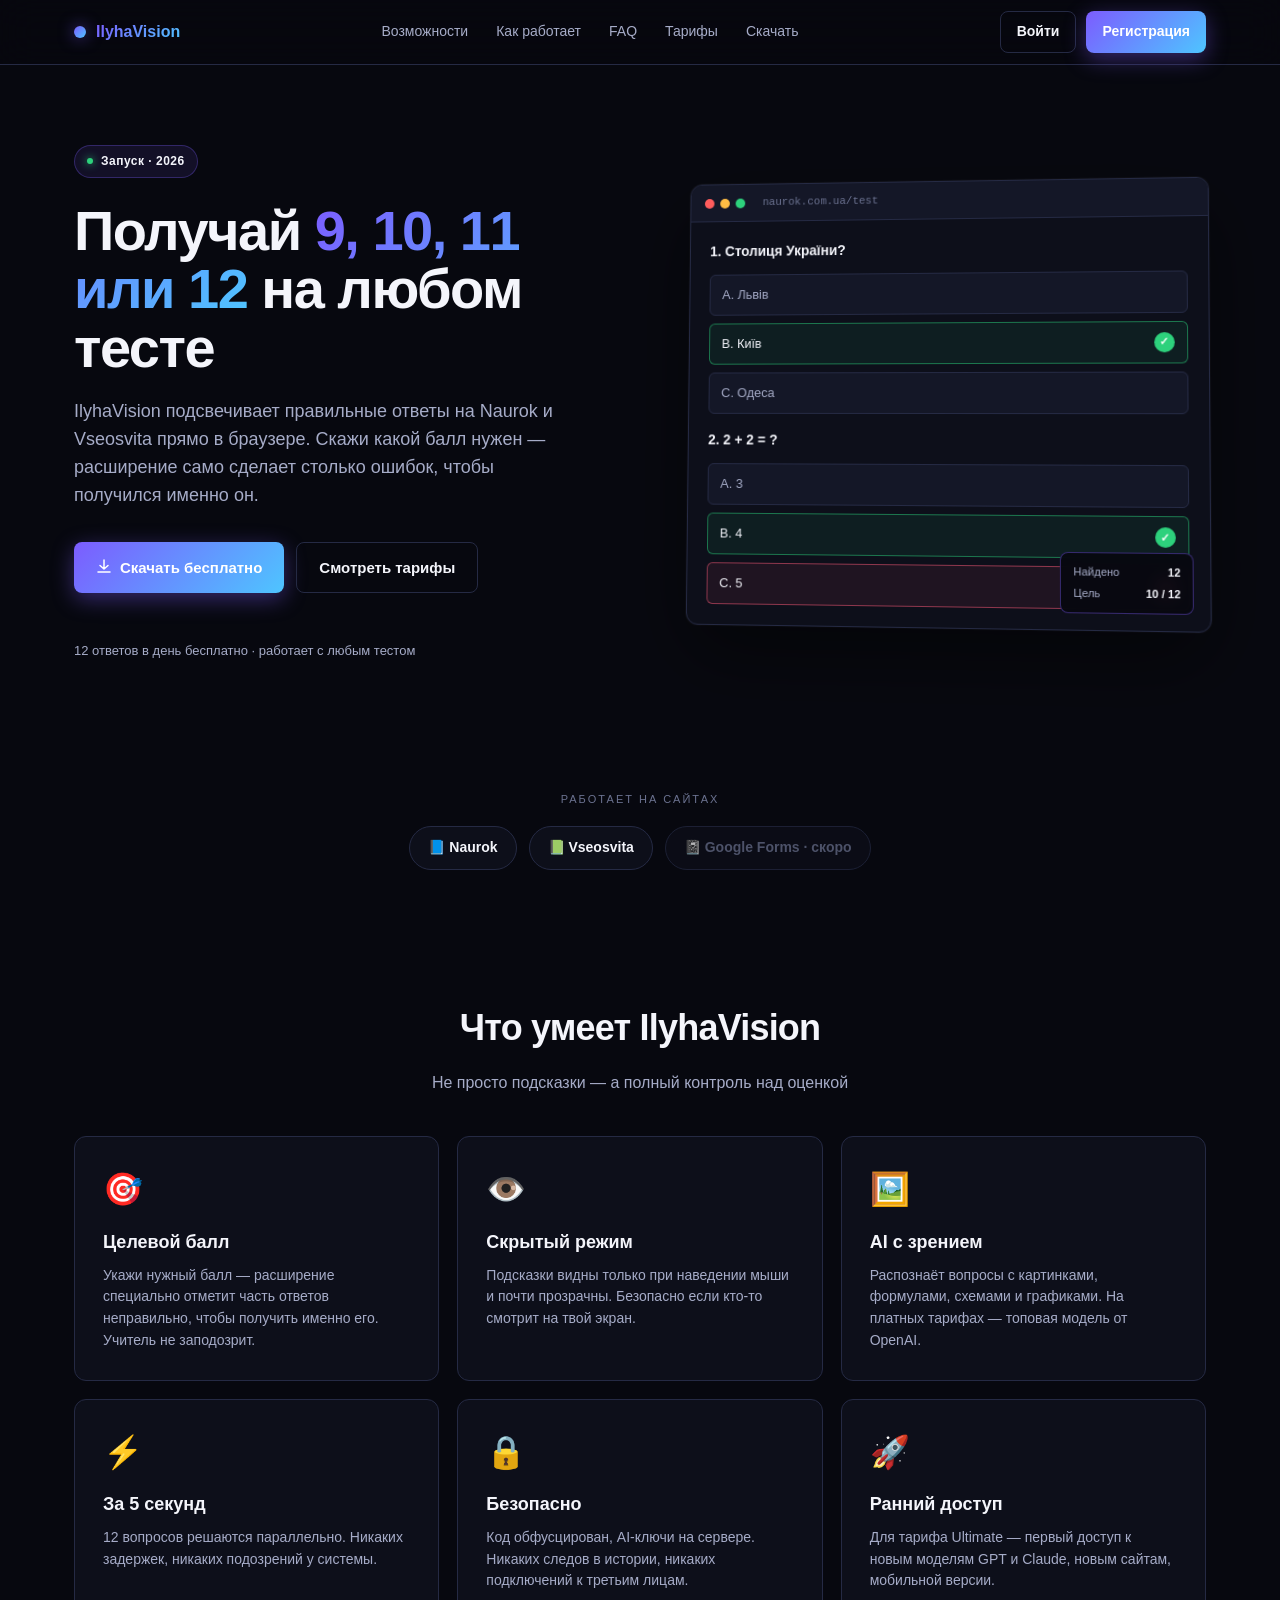
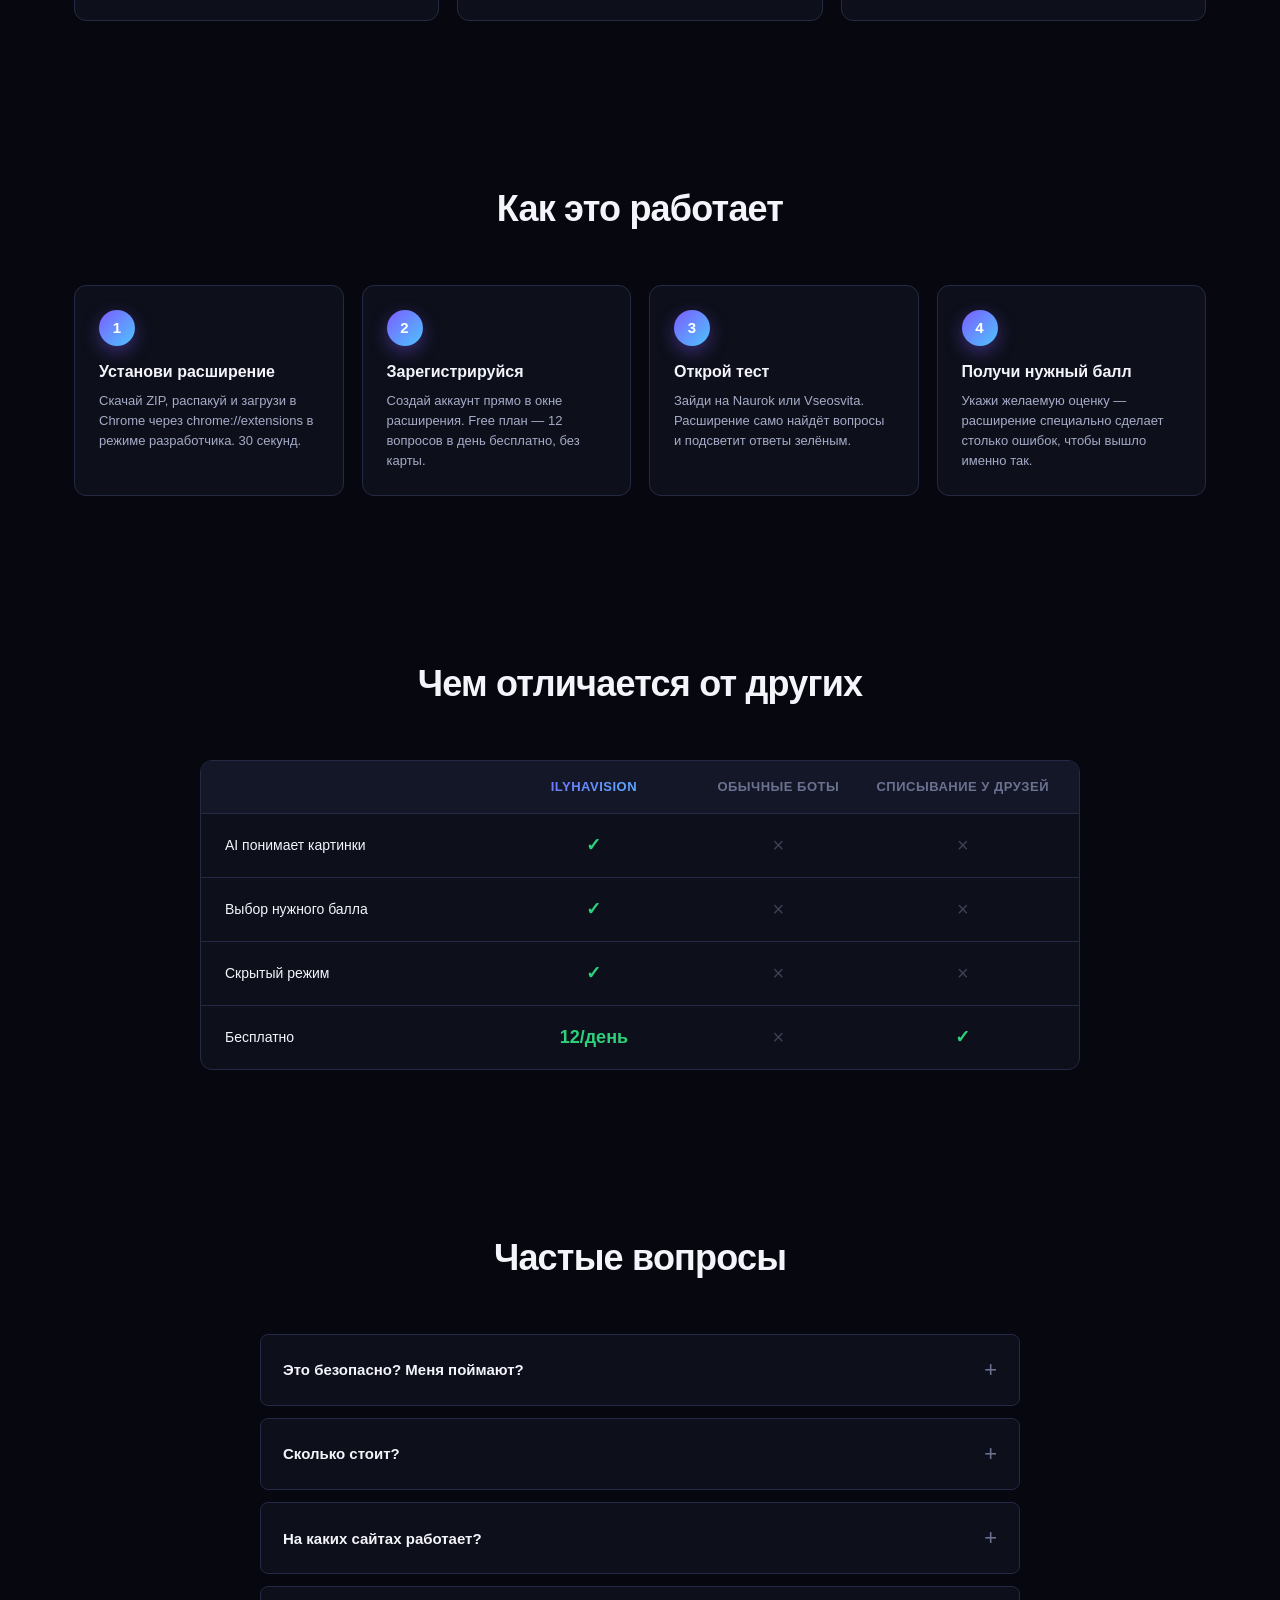
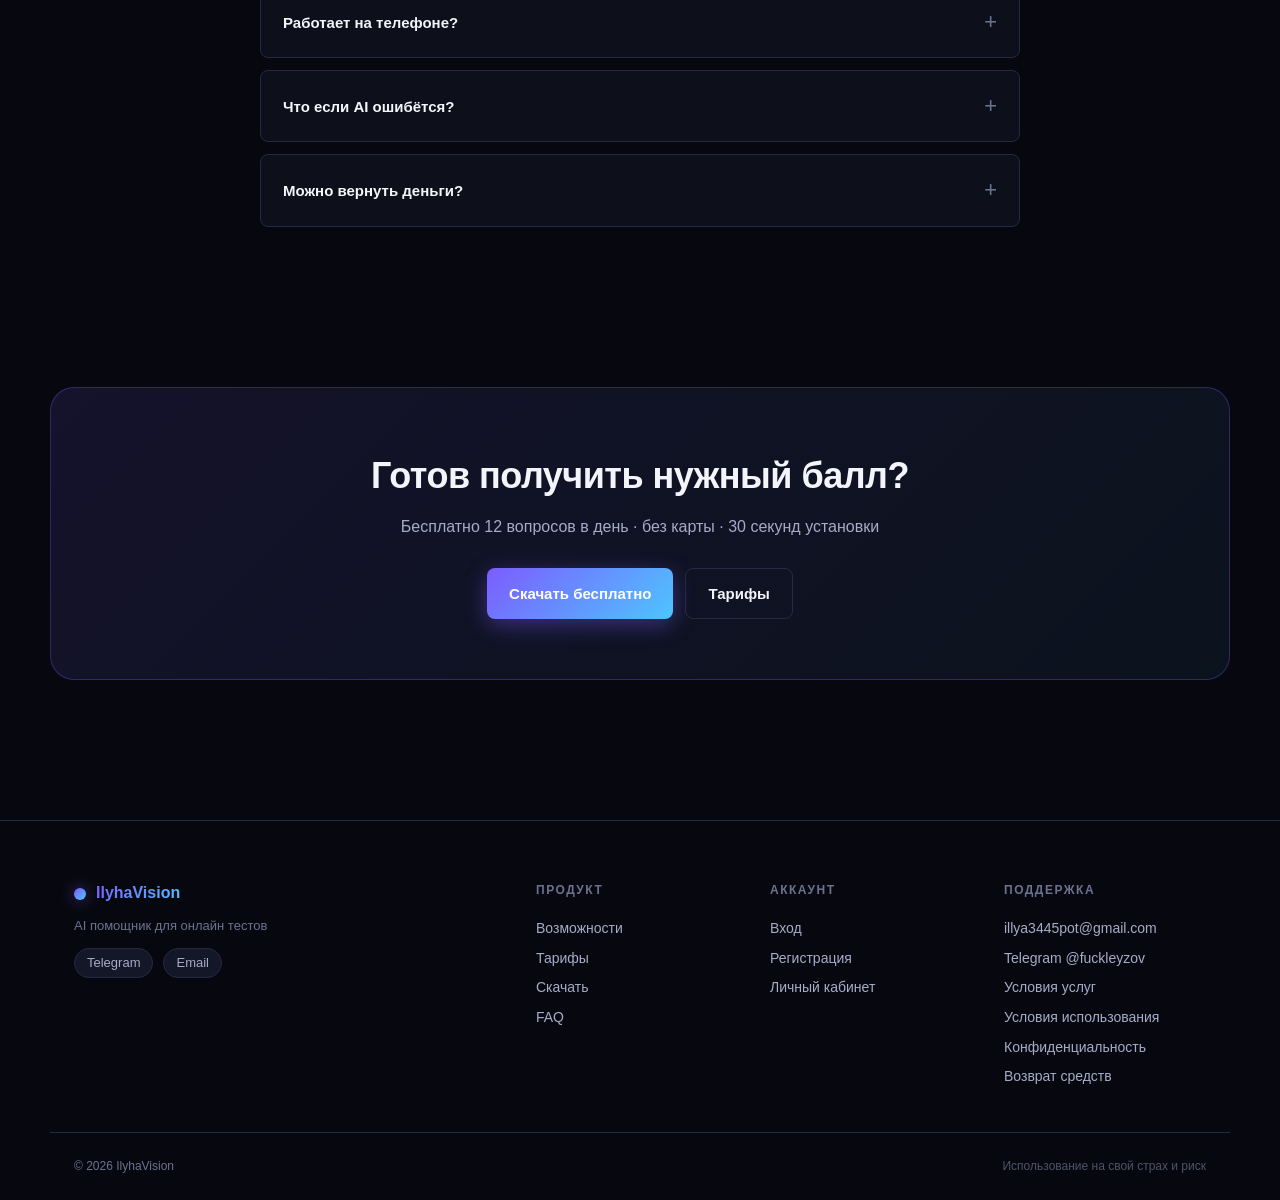
<file: index.html>
<!DOCTYPE html>
<html lang="ru">
<head>
<meta charset="UTF-8">
<meta name="viewport" content="width=device-width, initial-scale=1.0">
<title>IlyhaVision — AI помощник для онлайн тестов</title>
<meta name="description" content="Подсветка правильных ответов для Naurok и Vseosvita. Скрытый режим, выбор балла, AI на базе GPT.">
<link rel="icon" type="image/svg+xml" href="favicon.svg">
<link rel="stylesheet" href="style.css">
</head>
<body>
<header class="nav">
  <div class="nav-inner container">
    <a href="index.html" class="brand">
      <span class="brand-dot"></span>
      <span class="brand-name">IlyhaVision</span>
    </a>
    <nav class="nav-links">
      <a href="index.html#features">Возможности</a>
      <a href="index.html#how">Как работает</a>
      <a href="index.html#faq">FAQ</a>
      <a href="pricing.html">Тарифы</a>
      <a href="download.html">Скачать</a>
    </nav>
    <div class="nav-actions">
      <a href="auth.html" class="btn btn-ghost">Войти</a>
      <a href="auth.html?mode=register" class="btn btn-primary">Регистрация</a>
    </div>
  </div>
</header>

<section class="hero">
  <div class="container hero-inner">
    <div class="hero-text">
      <div class="badge"><span class="badge-dot"></span>Запуск · 2026</div>
      <h1>Получай <span class="gradient">9, 10, 11 или 12</span> на любом тесте</h1>
      <p class="lead">IlyhaVision подсвечивает правильные ответы на Naurok и Vseosvita прямо в браузере. Скажи какой балл нужен — расширение само сделает столько ошибок, чтобы получился именно он.</p>
      <div class="hero-cta">
        <a href="download.html" class="btn btn-primary btn-lg">
          <svg width="16" height="16" viewBox="0 0 16 16" fill="none"><path d="M8 1v9m0 0L4 6.5M8 10l4-3.5M2 13h12" stroke="currentColor" stroke-width="1.5" stroke-linecap="round" stroke-linejoin="round"/></svg>
          Скачать бесплатно
        </a>
        <a href="pricing.html" class="btn btn-ghost btn-lg">Смотреть тарифы</a>
      </div>
      <div class="hero-trust">
        <span>12 ответов в день бесплатно · работает с любым тестом</span>
      </div>
    </div>
    <div class="hero-visual">
      <div class="mock-window">
        <div class="mock-header">
          <span class="mock-dot r"></span><span class="mock-dot y"></span><span class="mock-dot g"></span>
          <span class="mock-url">naurok.com.ua/test</span>
        </div>
        <div class="mock-body">
          <div class="mock-q">1. Столиця України?</div>
          <div class="mock-opt">A. Львів</div>
          <div class="mock-opt correct">B. Київ <span class="mock-check">✓</span></div>
          <div class="mock-opt">C. Одеса</div>
          <div class="mock-q">2. 2 + 2 = ?</div>
          <div class="mock-opt">A. 3</div>
          <div class="mock-opt correct">B. 4 <span class="mock-check">✓</span></div>
          <div class="mock-opt wrong">C. 5 <span class="mock-check">×</span></div>
        </div>
        <div class="mock-hud">
          <div class="mock-hud-row"><span>Найдено</span><b>12</b></div>
          <div class="mock-hud-row"><span>Цель</span><b>10 / 12</b></div>
        </div>
      </div>
    </div>
  </div>
</section>

<section class="logos">
  <div class="container">
    <p class="logos-title">Работает на сайтах</p>
    <div class="logo-row">
      <div class="logo-chip">📘 Naurok</div>
      <div class="logo-chip">📗 Vseosvita</div>
      <div class="logo-chip soon">📓 Google Forms · скоро</div>
    </div>
  </div>
</section>

<section id="features" class="features">
  <div class="container">
    <h2 class="section-title">Что умеет IlyhaVision</h2>
    <p class="section-sub">Не просто подсказки — а полный контроль над оценкой</p>
    <div class="feature-grid">
      <div class="feature">
        <div class="feature-icon">🎯</div>
        <h3>Целевой балл</h3>
        <p>Укажи нужный балл — расширение специально отметит часть ответов неправильно, чтобы получить именно его. Учитель не заподозрит.</p>
      </div>
      <div class="feature">
        <div class="feature-icon">👁️</div>
        <h3>Скрытый режим</h3>
        <p>Подсказки видны только при наведении мыши и почти прозрачны. Безопасно если кто-то смотрит на твой экран.</p>
      </div>
      <div class="feature">
        <div class="feature-icon">🖼️</div>
        <h3>AI с зрением</h3>
        <p>Распознаёт вопросы с картинками, формулами, схемами и графиками. На платных тарифах — топовая модель от OpenAI.</p>
      </div>
      <div class="feature">
        <div class="feature-icon">⚡</div>
        <h3>За 5 секунд</h3>
        <p>12 вопросов решаются параллельно. Никаких задержек, никаких подозрений у системы.</p>
      </div>
      <div class="feature">
        <div class="feature-icon">🔒</div>
        <h3>Безопасно</h3>
        <p>Код обфусцирован, AI-ключи на сервере. Никаких следов в истории, никаких подключений к третьим лицам.</p>
      </div>
      <div class="feature">
        <div class="feature-icon">🚀</div>
        <h3>Ранний доступ</h3>
        <p>Для тарифа Ultimate — первый доступ к новым моделям GPT и Claude, новым сайтам, мобильной версии.</p>
      </div>
    </div>
  </div>
</section>

<section id="how" class="how">
  <div class="container">
    <h2 class="section-title">Как это работает</h2>
    <div class="steps">
      <div class="step">
        <div class="step-num">1</div>
        <h3>Установи расширение</h3>
        <p>Скачай ZIP, распакуй и загрузи в Chrome через chrome://extensions в режиме разработчика. 30 секунд.</p>
      </div>
      <div class="step">
        <div class="step-num">2</div>
        <h3>Зарегистрируйся</h3>
        <p>Создай аккаунт прямо в окне расширения. Free план — 12 вопросов в день бесплатно, без карты.</p>
      </div>
      <div class="step">
        <div class="step-num">3</div>
        <h3>Открой тест</h3>
        <p>Зайди на Naurok или Vseosvita. Расширение само найдёт вопросы и подсветит ответы зелёным.</p>
      </div>
      <div class="step">
        <div class="step-num">4</div>
        <h3>Получи нужный балл</h3>
        <p>Укажи желаемую оценку — расширение специально сделает столько ошибок, чтобы вышло именно так.</p>
      </div>
    </div>
  </div>
</section>

<section class="comparison">
  <div class="container">
    <h2 class="section-title">Чем отличается от других</h2>
    <div class="compare-table">
      <div class="compare-row compare-head">
        <div></div>
        <div class="compare-cell-us">IlyhaVision</div>
        <div>Обычные боты</div>
        <div>Списывание у друзей</div>
      </div>
      <div class="compare-row">
        <div>AI понимает картинки</div>
        <div class="yes">✓</div>
        <div class="no">×</div>
        <div class="no">×</div>
      </div>
      <div class="compare-row">
        <div>Выбор нужного балла</div>
        <div class="yes">✓</div>
        <div class="no">×</div>
        <div class="no">×</div>
      </div>
      <div class="compare-row">
        <div>Скрытый режим</div>
        <div class="yes">✓</div>
        <div class="no">×</div>
        <div class="no">×</div>
      </div>
      <div class="compare-row">
        <div>Бесплатно</div>
        <div class="yes">12/день</div>
        <div class="no">×</div>
        <div class="yes">✓</div>
      </div>
    </div>
  </div>
</section>

<section id="faq" class="faq">
  <div class="container">
    <h2 class="section-title">Частые вопросы</h2>
    <div class="faq-grid">
      <details class="faq-item">
        <summary>Это безопасно? Меня поймают?</summary>
        <p>В скрытом режиме подсказки еле видны — даже если кто-то смотрит на экран, ничего не заметит. AI-ключи хранятся на нашем сервере, никаких следов в истории браузера. Используй на свой страх и риск.</p>
      </details>
      <details class="faq-item">
        <summary>Сколько стоит?</summary>
        <p>Free — 12 вопросов в день бесплатно. Premium — 149₴/мес, 500 вопросов в день и продвинутая AI. Ultimate — 1490₴/год, топовая модель от OpenAI, безлимит и ранний доступ к новым фичам.</p>
      </details>
      <details class="faq-item">
        <summary>На каких сайтах работает?</summary>
        <p>Сейчас: Naurok (naurok.com.ua) и Vseosvita (vseosvita.ua). На очереди: На урок, Google Forms, Microsoft Forms. Ultimate-подписчики получают новые сайты первыми.</p>
      </details>
      <details class="faq-item">
        <summary>Работает на телефоне?</summary>
        <p>Сейчас — только на ПК (Chrome, Edge, Brave, Opera, Yandex). Мобильная версия в разработке: будет работать через Kiwi Browser на Android.</p>
      </details>
      <details class="faq-item">
        <summary>Что если AI ошибётся?</summary>
        <p>Топовая модель от OpenAI угадывает ~95% вопросов школьной программы. Можешь оставить отзыв в Telegram-поддержке, мы исправим.</p>
      </details>
      <details class="faq-item">
        <summary>Можно вернуть деньги?</summary>
        <p>Да, в течение 7 дней после оплаты — без вопросов. Пиши в поддержку.</p>
      </details>
    </div>
  </div>
</section>

<section class="cta">
  <div class="container cta-inner">
    <h2>Готов получить нужный балл?</h2>
    <p>Бесплатно 12 вопросов в день · без карты · 30 секунд установки</p>
    <div class="cta-actions">
      <a href="download.html" class="btn btn-primary btn-lg">Скачать бесплатно</a>
      <a href="pricing.html" class="btn btn-ghost btn-lg">Тарифы</a>
    </div>
  </div>
</section>

<footer class="footer">
  <div class="container footer-inner">
    <div class="footer-brand">
      <div class="brand">
        <span class="brand-dot"></span>
        <span class="brand-name">IlyhaVision</span>
      </div>
      <p class="footer-tag">AI помощник для онлайн тестов</p>
      <div class="footer-socials">
        <a href="https://t.me/fuckleyzov" target="_blank">Telegram</a>
        <a href="mailto:illya3445pot@gmail.com?subject=IlyhaVision%20поддержка&body=Здравствуйте!%20У%20меня%20вопрос%20по%20IlyhaVision%3A%20">Email</a>
      </div>
    </div>
    <div class="footer-cols">
      <div class="footer-col">
        <h4>Продукт</h4>
        <a href="index.html#features">Возможности</a>
        <a href="pricing.html">Тарифы</a>
        <a href="download.html">Скачать</a>
        <a href="index.html#faq">FAQ</a>
      </div>
      <div class="footer-col">
        <h4>Аккаунт</h4>
        <a href="auth.html">Вход</a>
        <a href="auth.html?mode=register">Регистрация</a>
        <a href="dashboard.html">Личный кабинет</a>
      </div>
      <div class="footer-col">
        <h4>Поддержка</h4>
        <a href="mailto:illya3445pot@gmail.com?subject=IlyhaVision%20поддержка&body=Здравствуйте!%20У%20меня%20вопрос%20по%20IlyhaVision%3A%20">illya3445pot@gmail.com</a>
        <a href="https://t.me/fuckleyzov" target="_blank">Telegram @fuckleyzov</a>
        <a href="services.html">Условия услуг</a>
        <a href="terms.html">Условия использования</a>
        <a href="privacy.html">Конфиденциальность</a>
        <a href="refund.html">Возврат средств</a>
      </div>
    </div>
  </div>
  <div class="footer-bottom container">
    <span>© 2026 IlyhaVision</span>
    <span class="muted">Использование на свой страх и риск</span>
  </div>
</footer>

<script src="main.js"></script>
</body>
</html>
</file>
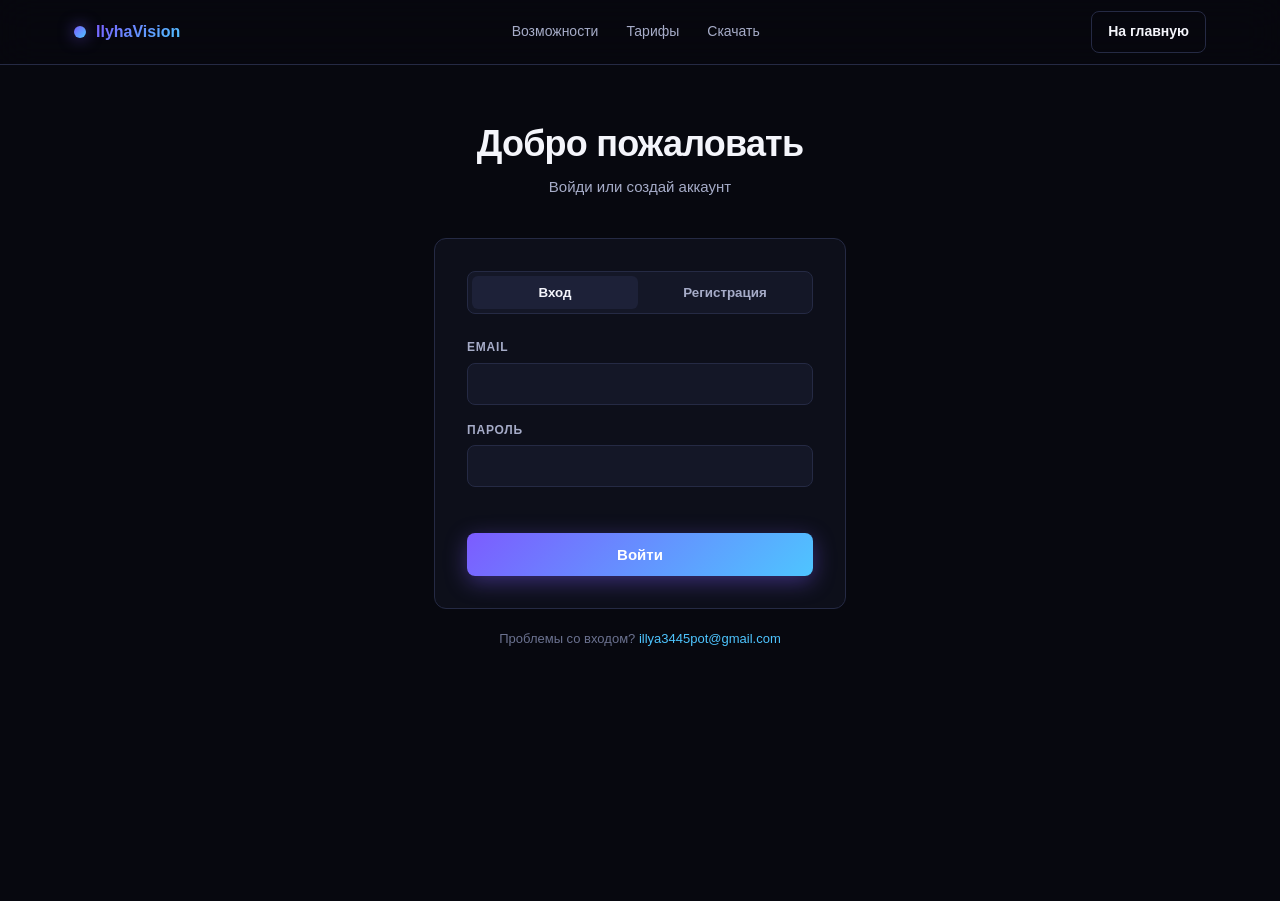
<file: auth.html>
<!DOCTYPE html>
<html lang="ru">
<head>
<meta charset="UTF-8">
<meta name="viewport" content="width=device-width, initial-scale=1.0">
<title>Вход — IlyhaVision</title>
<link rel="icon" type="image/svg+xml" href="favicon.svg">
<link rel="stylesheet" href="style.css">
</head>
<body>
<header class="nav">
  <div class="nav-inner container">
    <a href="index.html" class="brand">
      <span class="brand-dot"></span>
      <span class="brand-name">IlyhaVision</span>
    </a>
    <nav class="nav-links">
      <a href="index.html#features">Возможности</a>
      <a href="pricing.html">Тарифы</a>
      <a href="download.html">Скачать</a>
    </nav>
    <div class="nav-actions">
      <a href="index.html" class="btn btn-ghost">На главную</a>
    </div>
  </div>
</header>

<div class="page">
  <div class="container page-narrow">
    <h1 class="page-title">Добро пожаловать</h1>
    <p class="page-sub">Войди или создай аккаунт</p>

    <div class="card">
      <div class="form-tabs">
        <button class="active" data-tab="login">Вход</button>
        <button data-tab="register">Регистрация</button>
      </div>

      <form id="form-login">
        <div class="field">
          <label>Email</label>
          <input class="input" type="email" id="li-email" autocomplete="email" required>
        </div>
        <div class="field">
          <label>Пароль</label>
          <input class="input" type="password" id="li-pass" autocomplete="current-password" required>
        </div>
        <div class="form-err" id="li-err"></div>
        <button type="submit" class="btn btn-primary btn-block btn-lg">Войти</button>
      </form>

      <form id="form-register" style="display:none">
        <div class="field">
          <label>Имя</label>
          <input class="input" type="text" id="rg-name" required>
        </div>
        <div class="field">
          <label>Email</label>
          <input class="input" type="email" id="rg-email" autocomplete="email" required>
        </div>
        <div class="field">
          <label>Пароль</label>
          <input class="input" type="password" id="rg-pass" autocomplete="new-password" minlength="6" required>
        </div>
        <div class="form-err" id="rg-err"></div>
        <button type="submit" class="btn btn-primary btn-block btn-lg">Создать аккаунт</button>
      </form>
    </div>

    <p style="text-align:center;margin-top:20px;color:var(--text-2);font-size:13px">
      Проблемы со входом? <a href="mailto:illya3445pot@gmail.com?subject=IlyhaVision%20поддержка&body=Здравствуйте!%20У%20меня%20вопрос%20по%20IlyhaVision%3A%20" style="color:var(--accent-2)">illya3445pot@gmail.com</a>
    </p>
  </div>
</div>

<script src="main.js"></script>
<script src="auth.js"></script>
</body>
</html>
</file>
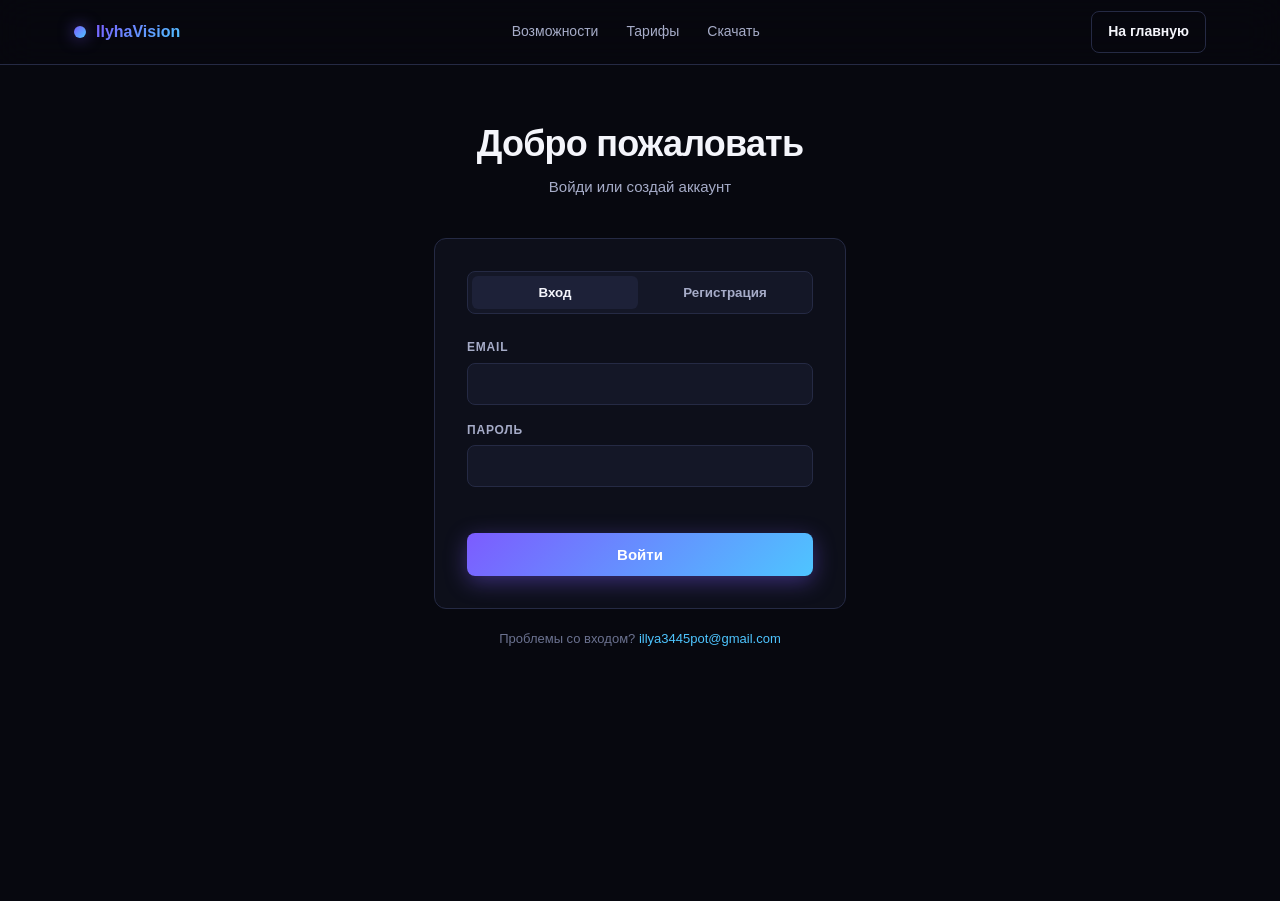
<file: dashboard.html>
<!DOCTYPE html>
<html lang="ru">
<head>
<meta charset="UTF-8">
<meta name="viewport" content="width=device-width, initial-scale=1.0">
<title>Личный кабинет — IlyhaVision</title>
<link rel="icon" type="image/svg+xml" href="favicon.svg">
<link rel="stylesheet" href="style.css">
</head>
<body>
<header class="nav">
  <div class="nav-inner container">
    <a href="index.html" class="brand">
      <span class="brand-dot"></span>
      <span class="brand-name">IlyhaVision</span>
    </a>
    <nav class="nav-links">
      <a href="index.html#features">Возможности</a>
      <a href="index.html#how">Как работает</a>
      <a href="index.html#faq">FAQ</a>
      <a href="pricing.html">Тарифы</a>
      <a href="download.html">Скачать</a>
    </nav>
    <div class="nav-actions">
      <button id="btn-logout" class="btn btn-ghost">Выйти</button>
    </div>
  </div>
</header>

<div class="page">
  <div class="container">
    <h1 class="page-title">Личный кабинет</h1>
    <p class="page-sub" id="hello">Привет!</p>

    <div class="dash-grid">
      <div class="dash-card">
        <h3>Тариф</h3>
        <div class="dash-stat" id="dash-plan">FREE</div>
        <div class="dash-stat-label" id="dash-plan-sub">Бесплатный план</div>
        <div style="margin-top:20px;display:flex;flex-direction:column;gap:10px">
          <a href="pricing.html" class="btn btn-primary btn-block" id="btn-upgrade">Улучшить</a>
          <button class="btn btn-ghost btn-block" id="btn-portal" style="display:none">Управление подпиской</button>
        </div>
      </div>

      <div class="dash-card">
        <h3>Использование сегодня</h3>
        <div class="dash-stat"><span id="dash-used">0</span> <small style="font-size:18px;color:var(--text-2)">/ <span id="dash-limit">12</span></small></div>
        <div class="dash-stat-label">вопросов решено</div>
        <div style="margin-top:24px;height:8px;background:var(--bg-2);border-radius:4px;overflow:hidden">
          <div id="dash-bar" style="height:100%;width:0%;background:var(--grad);transition:width .4s ease"></div>
        </div>
        <p style="color:var(--text-1);margin-top:16px;font-size:13px">Лимит обновляется каждый день в 00:00</p>
      </div>
    </div>

    <div class="dash-card" style="margin-top:24px">
      <h3>Активация ключа</h3>
      <p style="color:var(--text-1);margin-bottom:16px">Если у тебя есть ключ активации — введи его, чтобы получить подписку</p>
      <div style="display:flex;gap:10px;align-items:stretch">
        <input class="input" id="redeem-code" placeholder="IV-XXXX-XXXX-XXXX-XXXX" style="flex:1;text-transform:uppercase;font-family:monospace;letter-spacing:1px">
        <button class="btn btn-primary" id="btn-redeem">Активировать</button>
      </div>
      <div class="form-err" id="redeem-err" style="margin-top:8px"></div>
      <div id="redeem-ok" style="color:var(--success);font-size:13px;margin-top:8px;display:none"></div>
    </div>

    <div class="dash-card admin-only" id="admin-card" style="margin-top:24px;display:none;border-color:var(--accent)">
      <h3>🔑 Админка — создание ключей</h3>
      <div style="display:grid;grid-template-columns:1fr 1fr 1fr 1fr auto;gap:10px;margin-bottom:12px">
        <select class="input" id="key-plan">
          <option value="premium">Premium (Pro)</option>
          <option value="ultimate" selected>Ultimate</option>
        </select>
        <input class="input" type="number" id="key-days" value="30" min="1" max="3650" placeholder="дней">
        <input class="input" type="number" id="key-count" value="1" min="1" max="50" placeholder="кол-во">
        <input class="input" id="key-note" placeholder="заметка (опц)">
        <button class="btn btn-primary" id="btn-create-keys">Создать</button>
      </div>
      <div class="form-err" id="admin-err"></div>
      <div id="keys-list" style="margin-top:16px"></div>
    </div>

    <div class="dash-card" style="margin-top:24px">
      <h3>Расширение</h3>
      <p style="color:var(--text-1);margin-bottom:16px">Установи расширение в браузер и войди под этим аккаунтом, чтобы использовать IlyhaVision.</p>
      <a href="download.html" class="btn btn-primary">Скачать расширение</a>
    </div>

    <div class="dash-card" style="margin-top:24px">
      <h3>Аккаунт</h3>
      <div style="color:var(--text-1);font-size:14px;line-height:2">
        <div>Email: <b id="dash-email" style="color:var(--text-0)">—</b></div>
        <div>Имя: <b id="dash-name" style="color:var(--text-0)">—</b></div>
        <div>Подписка до: <b id="dash-ends" style="color:var(--text-0)">—</b></div>
      </div>
    </div>
  </div>
</div>

<footer class="footer">
  <div class="container footer-inner">
    <div class="footer-brand">
      <div class="brand">
        <span class="brand-dot"></span>
        <span class="brand-name">IlyhaVision</span>
      </div>
      <p class="footer-tag">AI помощник для онлайн тестов</p>
    </div>
    <div class="footer-cols">
      <div class="footer-col">
        <h4>Продукт</h4>
        <a href="index.html#features">Возможности</a>
        <a href="pricing.html">Тарифы</a>
      </div>
      <div class="footer-col">
        <h4>Поддержка</h4>
        <a href="mailto:illya3445pot@gmail.com?subject=IlyhaVision%20поддержка&body=Здравствуйте!%20У%20меня%20вопрос%20по%20IlyhaVision%3A%20">illya3445pot@gmail.com</a>
        <a href="https://t.me/fuckleyzov" target="_blank">@fuckleyzov</a>
      </div>
      <div class="footer-col">
        <h4>Документы</h4>
        <a href="services.html">Условия услуг</a>
        <a href="terms.html">Условия использования</a>
        <a href="privacy.html">Конфиденциальность</a>
        <a href="refund.html">Возврат средств</a>
      </div>
    </div>
  </div>
  <div class="footer-bottom container">
    <span>© 2026 IlyhaVision</span>
  </div>
</footer>

<script src="main.js"></script>
<script src="dashboard.js"></script>
</body>
</html>
</file>
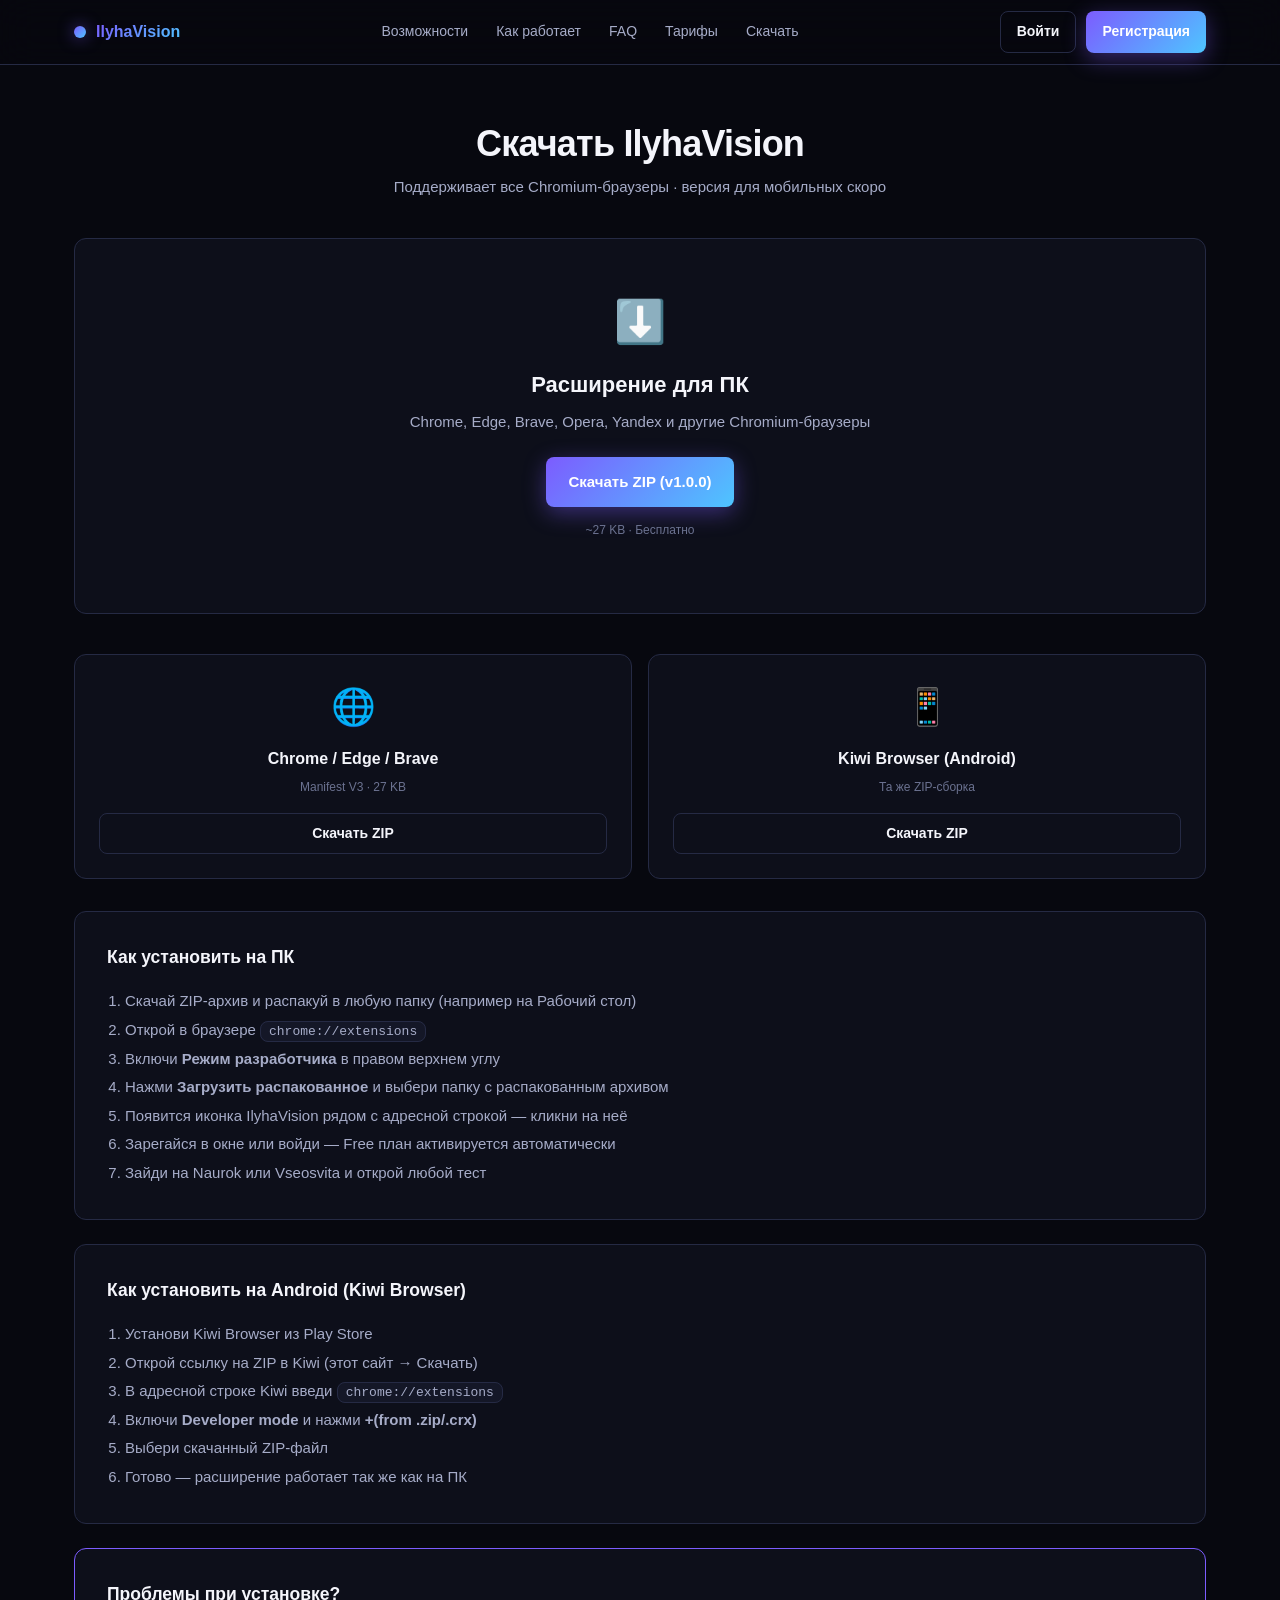
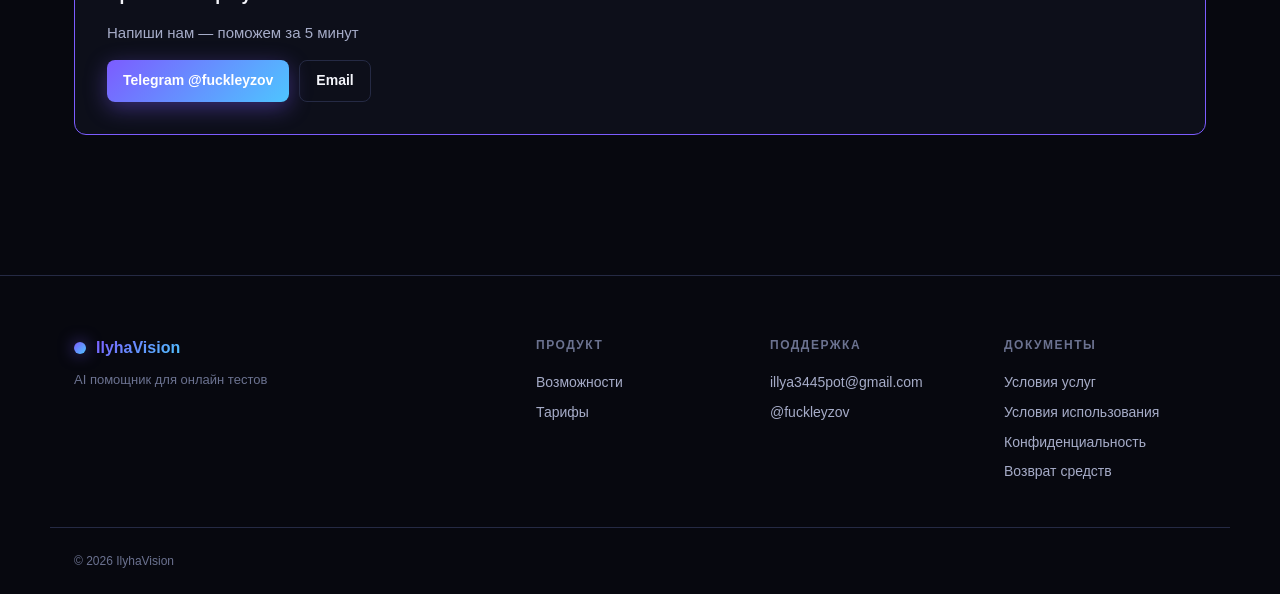
<file: download.html>
<!DOCTYPE html>
<html lang="ru">
<head>
<meta charset="UTF-8">
<meta name="viewport" content="width=device-width, initial-scale=1.0">
<title>Скачать — IlyhaVision</title>
<link rel="icon" type="image/svg+xml" href="favicon.svg">
<link rel="stylesheet" href="style.css">
</head>
<body>
<header class="nav">
  <div class="nav-inner container">
    <a href="index.html" class="brand">
      <span class="brand-dot"></span>
      <span class="brand-name">IlyhaVision</span>
    </a>
    <nav class="nav-links">
      <a href="index.html#features">Возможности</a>
      <a href="index.html#how">Как работает</a>
      <a href="index.html#faq">FAQ</a>
      <a href="pricing.html">Тарифы</a>
      <a href="download.html">Скачать</a>
    </nav>
    <div class="nav-actions">
      <a href="auth.html" class="btn btn-ghost">Войти</a>
      <a href="auth.html?mode=register" class="btn btn-primary">Регистрация</a>
    </div>
  </div>
</header>

<div class="page">
  <div class="container">
    <h1 class="page-title">Скачать IlyhaVision</h1>
    <p class="page-sub">Поддерживает все Chromium-браузеры · версия для мобильных скоро</p>

    <div class="download-box">
      <div style="font-size:42px;margin-bottom:14px">⬇️</div>
      <h3>Расширение для ПК</h3>
      <p>Chrome, Edge, Brave, Opera, Yandex и другие Chromium-браузеры</p>
      <a href="testvision.zip" class="btn btn-primary btn-lg" id="dl-zip" download>
        Скачать ZIP (v1.0.0)
      </a>
      <p style="margin-top:14px;color:var(--text-2);font-size:12px">~27 KB · Бесплатно</p>
    </div>

    <div class="download-grid">
      <div class="dl-card">
        <div class="dl-icon">🌐</div>
        <h4>Chrome / Edge / Brave</h4>
        <p>Manifest V3 · 27 KB</p>
        <a href="testvision.zip" class="btn btn-ghost btn-block" download>Скачать ZIP</a>
      </div>
      <div class="dl-card">
        <div class="dl-icon">📱</div>
        <h4>Kiwi Browser (Android)</h4>
        <p>Та же ZIP-сборка</p>
        <a href="testvision.zip" class="btn btn-ghost btn-block" download>Скачать ZIP</a>
      </div>
    </div>

    <div class="card" style="margin-top:32px">
      <h3 style="margin-bottom:16px">Как установить на ПК</h3>
      <ol style="padding-left:18px;color:var(--text-1);line-height:1.9">
        <li>Скачай ZIP-архив и распакуй в любую папку (например на Рабочий стол)</li>
        <li>Открой в браузере <span class="code-block" style="display:inline;padding:2px 8px;margin:0">chrome://extensions</span></li>
        <li>Включи <b>Режим разработчика</b> в правом верхнем углу</li>
        <li>Нажми <b>Загрузить распакованное</b> и выбери папку с распакованным архивом</li>
        <li>Появится иконка IlyhaVision рядом с адресной строкой — кликни на неё</li>
        <li>Зарегайся в окне или войди — Free план активируется автоматически</li>
        <li>Зайди на Naurok или Vseosvita и открой любой тест</li>
      </ol>
    </div>

    <div class="card" style="margin-top:24px">
      <h3 style="margin-bottom:16px">Как установить на Android (Kiwi Browser)</h3>
      <ol style="padding-left:18px;color:var(--text-1);line-height:1.9">
        <li>Установи Kiwi Browser из Play Store</li>
        <li>Открой ссылку на ZIP в Kiwi (этот сайт → Скачать)</li>
        <li>В адресной строке Kiwi введи <span class="code-block" style="display:inline;padding:2px 8px;margin:0">chrome://extensions</span></li>
        <li>Включи <b>Developer mode</b> и нажми <b>+(from .zip/.crx)</b></li>
        <li>Выбери скачанный ZIP-файл</li>
        <li>Готово — расширение работает так же как на ПК</li>
      </ol>
    </div>

    <div class="card" style="margin-top:24px;border-color:var(--accent)">
      <h3 style="margin-bottom:12px">Проблемы при установке?</h3>
      <p style="color:var(--text-1);margin-bottom:16px">Напиши нам — поможем за 5 минут</p>
      <div style="display:flex;gap:10px;flex-wrap:wrap">
        <a href="https://t.me/fuckleyzov" target="_blank" class="btn btn-primary">Telegram @fuckleyzov</a>
        <a href="mailto:illya3445pot@gmail.com?subject=IlyhaVision%20-%20проблема%20с%20установкой&body=Здравствуйте!%20У%20меня%20проблема%20с%20установкой%20расширения%3A%20" class="btn btn-ghost">Email</a>
      </div>
    </div>
  </div>
</div>

<footer class="footer">
  <div class="container footer-inner">
    <div class="footer-brand">
      <div class="brand">
        <span class="brand-dot"></span>
        <span class="brand-name">IlyhaVision</span>
      </div>
      <p class="footer-tag">AI помощник для онлайн тестов</p>
    </div>
    <div class="footer-cols">
      <div class="footer-col">
        <h4>Продукт</h4>
        <a href="index.html#features">Возможности</a>
        <a href="pricing.html">Тарифы</a>
      </div>
      <div class="footer-col">
        <h4>Поддержка</h4>
        <a href="mailto:illya3445pot@gmail.com?subject=IlyhaVision%20поддержка&body=Здравствуйте!%20У%20меня%20вопрос%20по%20IlyhaVision%3A%20">illya3445pot@gmail.com</a>
        <a href="https://t.me/fuckleyzov" target="_blank">@fuckleyzov</a>
      </div>
      <div class="footer-col">
        <h4>Документы</h4>
        <a href="services.html">Условия услуг</a>
        <a href="terms.html">Условия использования</a>
        <a href="privacy.html">Конфиденциальность</a>
        <a href="refund.html">Возврат средств</a>
      </div>
    </div>
  </div>
  <div class="footer-bottom container">
    <span>© 2026 IlyhaVision</span>
  </div>
</footer>

<script src="main.js"></script>
</body>
</html>
</file>
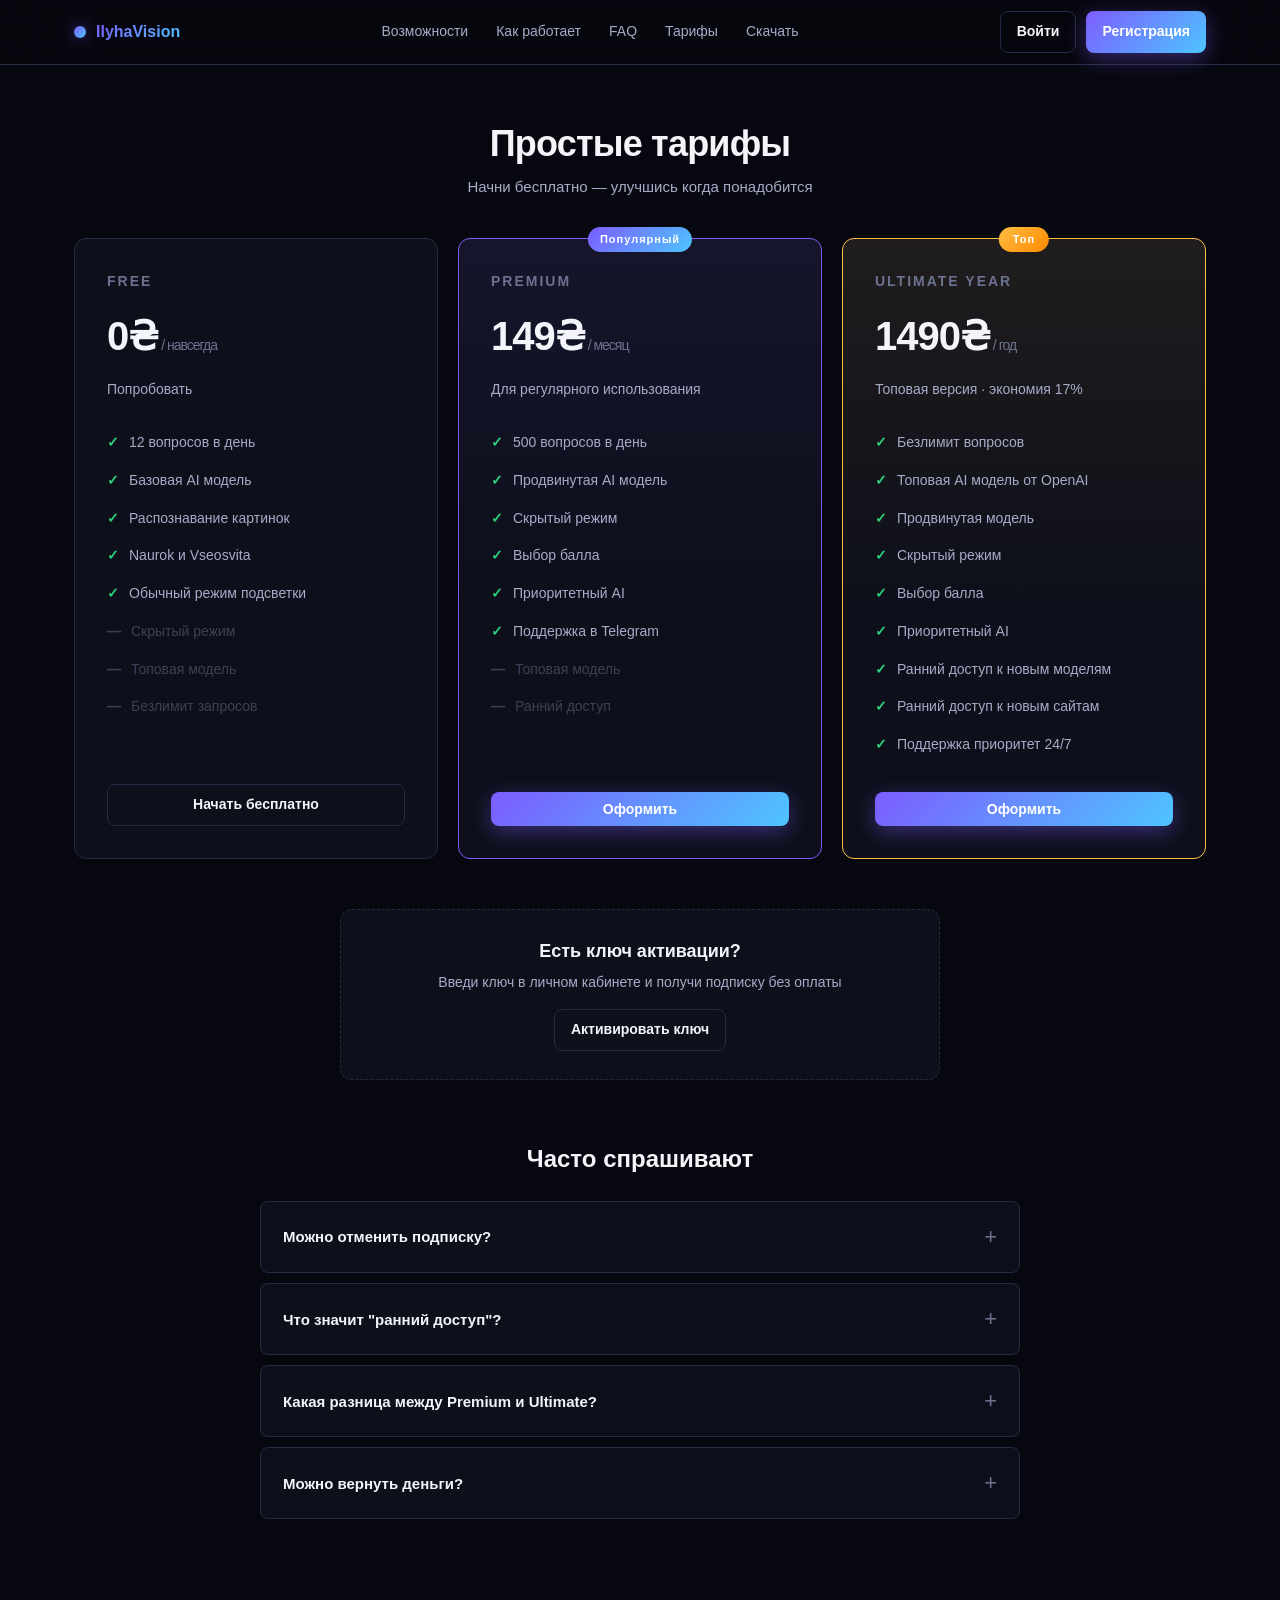
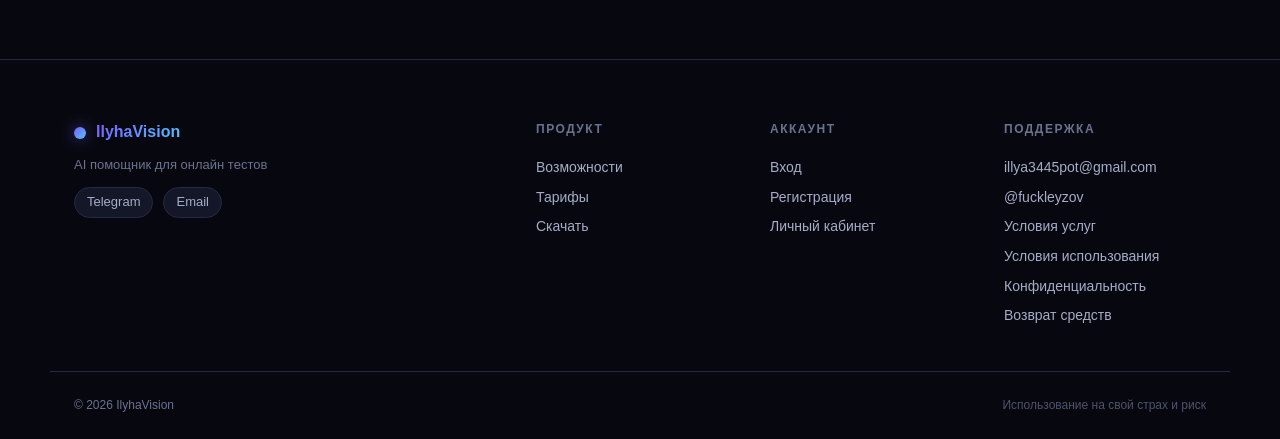
<file: pricing.html>
<!DOCTYPE html>
<html lang="ru">
<head>
<meta charset="UTF-8">
<meta name="viewport" content="width=device-width, initial-scale=1.0">
<title>Тарифы — IlyhaVision</title>
<link rel="icon" type="image/svg+xml" href="favicon.svg">
<link rel="stylesheet" href="style.css">
</head>
<body>
<header class="nav">
  <div class="nav-inner container">
    <a href="index.html" class="brand">
      <span class="brand-dot"></span>
      <span class="brand-name">IlyhaVision</span>
    </a>
    <nav class="nav-links">
      <a href="index.html#features">Возможности</a>
      <a href="index.html#how">Как работает</a>
      <a href="index.html#faq">FAQ</a>
      <a href="pricing.html">Тарифы</a>
      <a href="download.html">Скачать</a>
    </nav>
    <div class="nav-actions">
      <a href="auth.html" class="btn btn-ghost">Войти</a>
      <a href="auth.html?mode=register" class="btn btn-primary">Регистрация</a>
    </div>
  </div>
</header>

<div class="page">
  <div class="container">
    <h1 class="page-title">Простые тарифы</h1>
    <p class="page-sub">Начни бесплатно — улучшись когда понадобится</p>

    <div class="pricing-grid">
      <div class="plan">
        <h3>Free</h3>
        <div class="plan-price">0₴<small> / навсегда</small></div>
        <p class="plan-desc">Попробовать</p>
        <ul class="plan-list">
          <li>12 вопросов в день</li>
          <li>Базовая AI модель</li>
          <li>Распознавание картинок</li>
          <li>Naurok и Vseosvita</li>
          <li>Обычный режим подсветки</li>
          <li class="off">Скрытый режим</li>
          <li class="off">Топовая модель</li>
          <li class="off">Безлимит запросов</li>
        </ul>
        <a href="auth.html?mode=register" class="btn btn-ghost btn-block">Начать бесплатно</a>
      </div>

      <div class="plan plan-pro">
        <h3>Premium</h3>
        <div class="plan-price">149₴<small> / месяц</small></div>
        <p class="plan-desc">Для регулярного использования</p>
        <ul class="plan-list">
          <li>500 вопросов в день</li>
          <li>Продвинутая AI модель</li>
          <li>Скрытый режим</li>
          <li>Выбор балла</li>
          <li>Приоритетный AI</li>
          <li>Поддержка в Telegram</li>
          <li class="off">Топовая модель</li>
          <li class="off">Ранний доступ</li>
        </ul>
        <button class="btn btn-primary btn-block" data-checkout="monthly">Оформить</button>
      </div>

      <div class="plan plan-ultimate">
        <h3>Ultimate Year</h3>
        <div class="plan-price">1490₴<small> / год</small></div>
        <p class="plan-desc">Топовая версия · экономия 17%</p>
        <ul class="plan-list">
          <li>Безлимит вопросов</li>
          <li>Топовая AI модель от OpenAI</li>
          <li>Продвинутая модель</li>
          <li>Скрытый режим</li>
          <li>Выбор балла</li>
          <li>Приоритетный AI</li>
          <li>Ранний доступ к новым моделям</li>
          <li>Ранний доступ к новым сайтам</li>
          <li>Поддержка приоритет 24/7</li>
        </ul>
        <button class="btn btn-primary btn-block" data-checkout="yearly">Оформить</button>
      </div>
    </div>

    <div class="redeem-block">
      <div class="redeem-card">
        <h3>Есть ключ активации?</h3>
        <p>Введи ключ в личном кабинете и получи подписку без оплаты</p>
        <a href="dashboard.html" class="btn btn-ghost">Активировать ключ</a>
      </div>
    </div>

    <div class="pricing-faq">
      <h2>Часто спрашивают</h2>
      <details class="faq-item">
        <summary>Можно отменить подписку?</summary>
        <p>Да, в любой момент через Stripe Customer Portal. Доступ останется до конца оплаченного периода.</p>
      </details>
      <details class="faq-item">
        <summary>Что значит "ранний доступ"?</summary>
        <p>Когда выходит новая модель GPT/Claude или поддержка нового тестового сайта — Ultimate-подписчики получают доступ первыми, за 1-3 недели до остальных.</p>
      </details>
      <details class="faq-item">
        <summary>Какая разница между Premium и Ultimate?</summary>
        <p>Premium = продвинутая модель + 500 вопросов в день. Ultimate = топовая модель от OpenAI + безлимит + ранний доступ к фичам.</p>
      </details>
      <details class="faq-item">
        <summary>Можно вернуть деньги?</summary>
        <p>Да, в течение 7 дней после оплаты — пиши в поддержку: <a href="mailto:illya3445pot@gmail.com">illya3445pot@gmail.com</a></p>
      </details>
    </div>
  </div>
</div>

<footer class="footer">
  <div class="container footer-inner">
    <div class="footer-brand">
      <div class="brand">
        <span class="brand-dot"></span>
        <span class="brand-name">IlyhaVision</span>
      </div>
      <p class="footer-tag">AI помощник для онлайн тестов</p>
      <div class="footer-socials">
        <a href="https://t.me/fuckleyzov" target="_blank">Telegram</a>
        <a href="mailto:illya3445pot@gmail.com?subject=IlyhaVision%20поддержка&body=Здравствуйте!%20У%20меня%20вопрос%20по%20IlyhaVision%3A%20">Email</a>
      </div>
    </div>
    <div class="footer-cols">
      <div class="footer-col">
        <h4>Продукт</h4>
        <a href="index.html#features">Возможности</a>
        <a href="pricing.html">Тарифы</a>
        <a href="download.html">Скачать</a>
      </div>
      <div class="footer-col">
        <h4>Аккаунт</h4>
        <a href="auth.html">Вход</a>
        <a href="auth.html?mode=register">Регистрация</a>
        <a href="dashboard.html">Личный кабинет</a>
      </div>
      <div class="footer-col">
        <h4>Поддержка</h4>
        <a href="mailto:illya3445pot@gmail.com?subject=IlyhaVision%20поддержка&body=Здравствуйте!%20У%20меня%20вопрос%20по%20IlyhaVision%3A%20">illya3445pot@gmail.com</a>
        <a href="https://t.me/fuckleyzov" target="_blank">@fuckleyzov</a>
        <a href="services.html">Условия услуг</a>
        <a href="terms.html">Условия использования</a>
        <a href="privacy.html">Конфиденциальность</a>
        <a href="refund.html">Возврат средств</a>
      </div>
    </div>
  </div>
  <div class="footer-bottom container">
    <span>© 2026 IlyhaVision</span>
    <span class="muted">Использование на свой страх и риск</span>
  </div>
</footer>

<script src="main.js"></script>
<script src="pricing.js"></script>
</body>
</html>
</file>
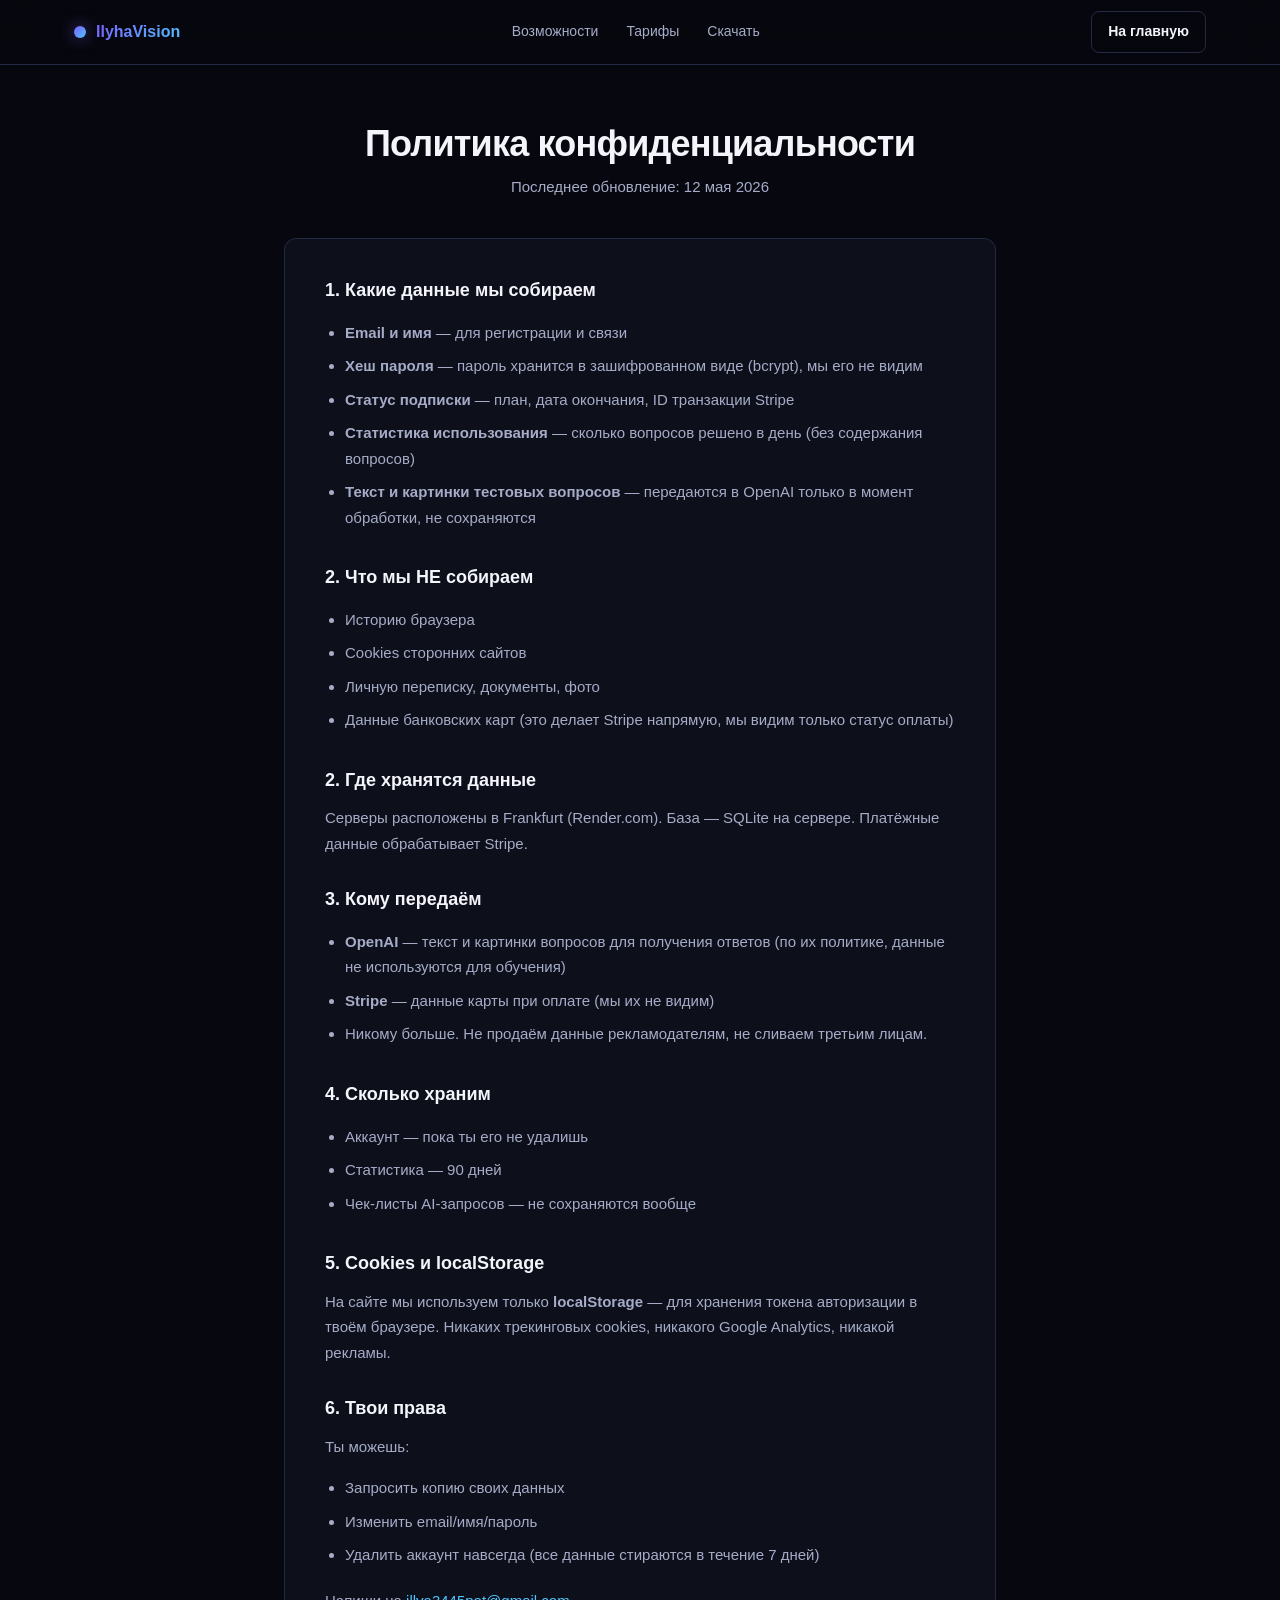
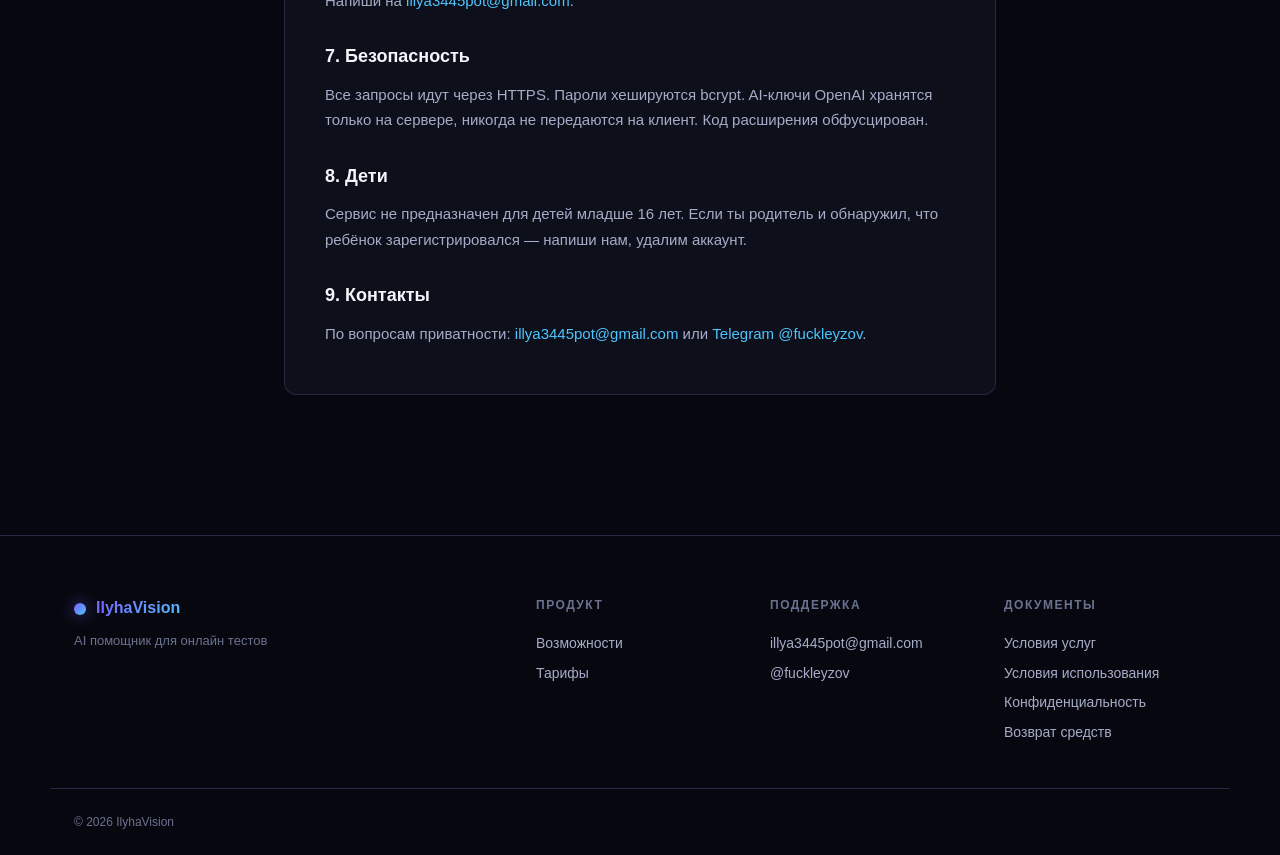
<file: privacy.html>
<!DOCTYPE html>
<html lang="ru">
<head>
<meta charset="UTF-8">
<meta name="viewport" content="width=device-width, initial-scale=1.0">
<title>Конфиденциальность — IlyhaVision</title>
<link rel="icon" type="image/svg+xml" href="favicon.svg">
<link rel="stylesheet" href="style.css">
</head>
<body>
<header class="nav">
  <div class="nav-inner container">
    <a href="index.html" class="brand">
      <span class="brand-dot"></span>
      <span class="brand-name">IlyhaVision</span>
    </a>
    <nav class="nav-links">
      <a href="index.html#features">Возможности</a>
      <a href="pricing.html">Тарифы</a>
      <a href="download.html">Скачать</a>
    </nav>
    <div class="nav-actions">
      <a href="index.html" class="btn btn-ghost">На главную</a>
    </div>
  </div>
</header>

<div class="page">
  <div class="container" style="max-width:760px">
    <h1 class="page-title">Политика конфиденциальности</h1>
    <p class="page-sub">Последнее обновление: 12 мая 2026</p>

    <div class="legal">
      <h2>1. Какие данные мы собираем</h2>
      <ul>
        <li><b>Email и имя</b> — для регистрации и связи</li>
        <li><b>Хеш пароля</b> — пароль хранится в зашифрованном виде (bcrypt), мы его не видим</li>
        <li><b>Статус подписки</b> — план, дата окончания, ID транзакции Stripe</li>
        <li><b>Статистика использования</b> — сколько вопросов решено в день (без содержания вопросов)</li>
        <li><b>Текст и картинки тестовых вопросов</b> — передаются в OpenAI только в момент обработки, не сохраняются</li>
      </ul>

      <h2>2. Что мы НЕ собираем</h2>
      <ul>
        <li>Историю браузера</li>
        <li>Cookies сторонних сайтов</li>
        <li>Личную переписку, документы, фото</li>
        <li>Данные банковских карт (это делает Stripe напрямую, мы видим только статус оплаты)</li>
      </ul>

      <h2>2. Где хранятся данные</h2>
      <p>Серверы расположены в Frankfurt (Render.com). База — SQLite на сервере. Платёжные данные обрабатывает Stripe.</p>

      <h2>3. Кому передаём</h2>
      <ul>
        <li><b>OpenAI</b> — текст и картинки вопросов для получения ответов (по их политике, данные не используются для обучения)</li>
        <li><b>Stripe</b> — данные карты при оплате (мы их не видим)</li>
        <li>Никому больше. Не продаём данные рекламодателям, не сливаем третьим лицам.</li>
      </ul>

      <h2>4. Сколько храним</h2>
      <ul>
        <li>Аккаунт — пока ты его не удалишь</li>
        <li>Статистика — 90 дней</li>
        <li>Чек-листы AI-запросов — не сохраняются вообще</li>
      </ul>

      <h2>5. Cookies и localStorage</h2>
      <p>На сайте мы используем только <b>localStorage</b> — для хранения токена авторизации в твоём браузере. Никаких трекинговых cookies, никакого Google Analytics, никакой рекламы.</p>

      <h2>6. Твои права</h2>
      <p>Ты можешь:</p>
      <ul>
        <li>Запросить копию своих данных</li>
        <li>Изменить email/имя/пароль</li>
        <li>Удалить аккаунт навсегда (все данные стираются в течение 7 дней)</li>
      </ul>
      <p>Напиши на <a href="mailto:illya3445pot@gmail.com?subject=IlyhaVision%20-%20удаление%20данных&body=Здравствуйте!%20Прошу%20удалить%20мой%20аккаунт%20и%20данные.%20Email%20аккаунта%3A%20">illya3445pot@gmail.com</a>.</p>

      <h2>7. Безопасность</h2>
      <p>Все запросы идут через HTTPS. Пароли хешируются bcrypt. AI-ключи OpenAI хранятся только на сервере, никогда не передаются на клиент. Код расширения обфусцирован.</p>

      <h2>8. Дети</h2>
      <p>Сервис не предназначен для детей младше 16 лет. Если ты родитель и обнаружил, что ребёнок зарегистрировался — напиши нам, удалим аккаунт.</p>

      <h2>9. Контакты</h2>
      <p>По вопросам приватности: <a href="mailto:illya3445pot@gmail.com?subject=IlyhaVision%20-%20приватность&body=Здравствуйте!%20У%20меня%20вопрос%20по%20приватности%3A%20">illya3445pot@gmail.com</a> или <a href="https://t.me/fuckleyzov" target="_blank">Telegram @fuckleyzov</a>.</p>
    </div>
  </div>
</div>

<footer class="footer">
  <div class="container footer-inner">
    <div class="footer-brand">
      <div class="brand">
        <span class="brand-dot"></span>
        <span class="brand-name">IlyhaVision</span>
      </div>
      <p class="footer-tag">AI помощник для онлайн тестов</p>
    </div>
    <div class="footer-cols">
      <div class="footer-col">
        <h4>Продукт</h4>
        <a href="index.html#features">Возможности</a>
        <a href="pricing.html">Тарифы</a>
      </div>
      <div class="footer-col">
        <h4>Поддержка</h4>
        <a href="mailto:illya3445pot@gmail.com?subject=IlyhaVision%20поддержка&body=Здравствуйте!%20У%20меня%20вопрос%20по%20IlyhaVision%3A%20">illya3445pot@gmail.com</a>
        <a href="https://t.me/fuckleyzov" target="_blank">@fuckleyzov</a>
      </div>
      <div class="footer-col">
        <h4>Документы</h4>
        <a href="services.html">Условия услуг</a>
        <a href="terms.html">Условия использования</a>
        <a href="privacy.html">Конфиденциальность</a>
        <a href="refund.html">Возврат средств</a>
      </div>
    </div>
  </div>
  <div class="footer-bottom container">
    <span>© 2026 IlyhaVision</span>
  </div>
</footer>

<script src="main.js"></script>
</body>
</html>
</file>
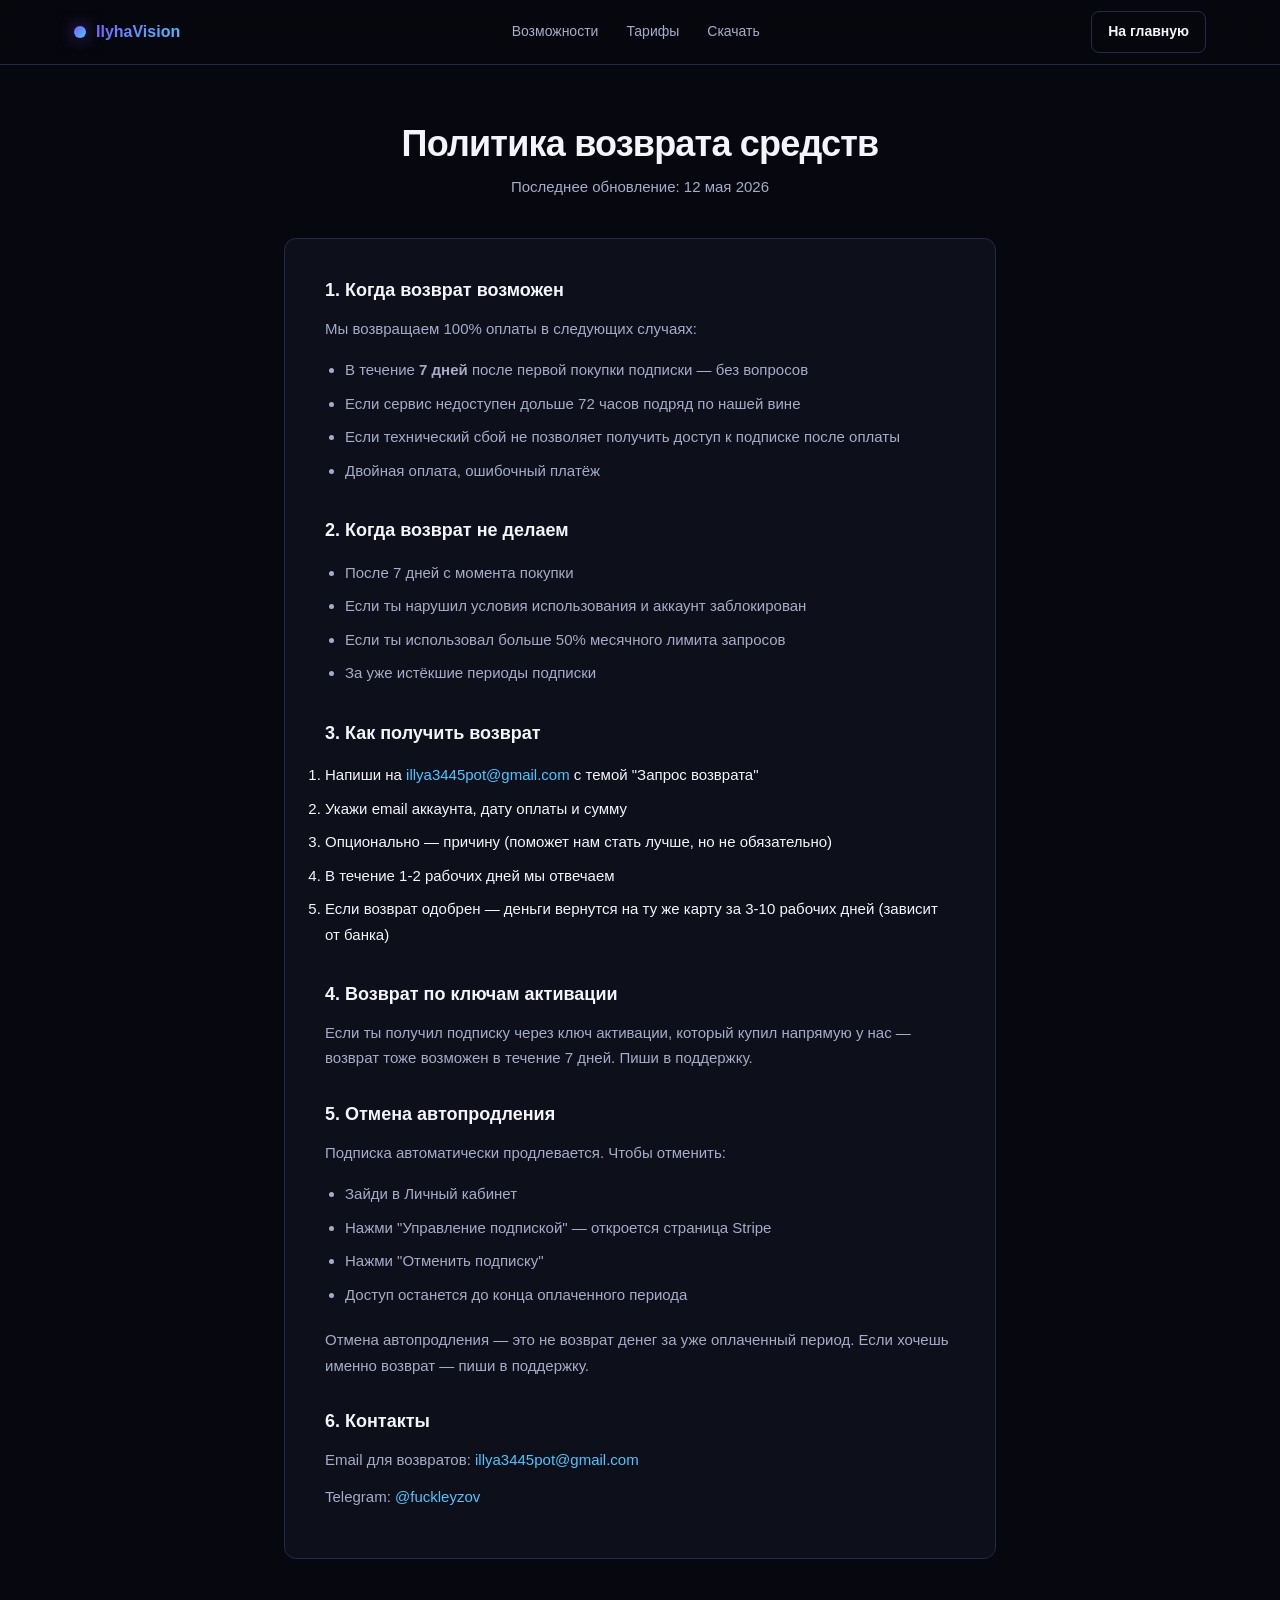
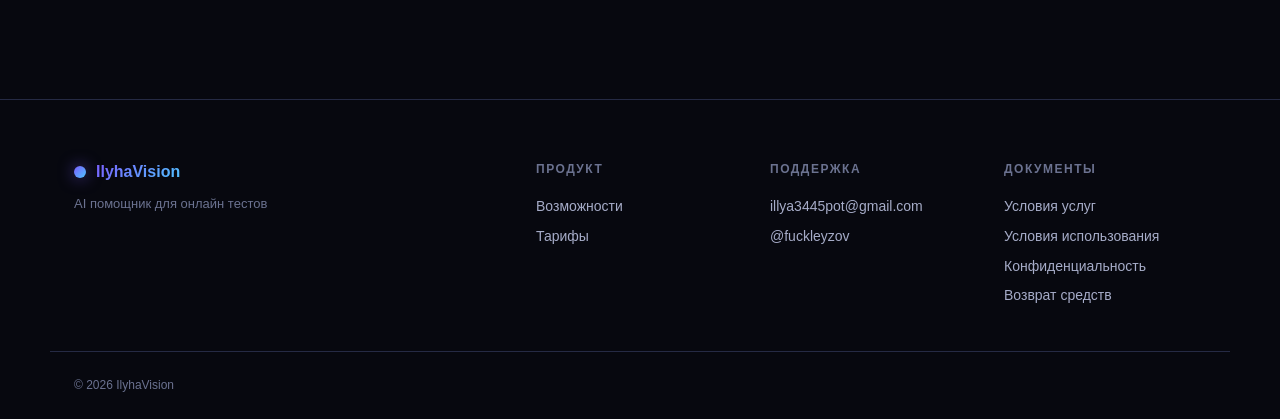
<file: refund.html>
<!DOCTYPE html>
<html lang="ru">
<head>
<meta charset="UTF-8">
<meta name="viewport" content="width=device-width, initial-scale=1.0">
<title>Политика возврата средств — IlyhaVision</title>
<link rel="icon" type="image/svg+xml" href="favicon.svg">
<link rel="stylesheet" href="style.css">
</head>
<body>
<header class="nav">
  <div class="nav-inner container">
    <a href="index.html" class="brand">
      <span class="brand-dot"></span>
      <span class="brand-name">IlyhaVision</span>
    </a>
    <nav class="nav-links">
      <a href="index.html#features">Возможности</a>
      <a href="pricing.html">Тарифы</a>
      <a href="download.html">Скачать</a>
    </nav>
    <div class="nav-actions">
      <a href="index.html" class="btn btn-ghost">На главную</a>
    </div>
  </div>
</header>

<div class="page">
  <div class="container" style="max-width:760px">
    <h1 class="page-title">Политика возврата средств</h1>
    <p class="page-sub">Последнее обновление: 12 мая 2026</p>

    <div class="legal">
      <h2>1. Когда возврат возможен</h2>
      <p>Мы возвращаем 100% оплаты в следующих случаях:</p>
      <ul>
        <li>В течение <b>7 дней</b> после первой покупки подписки — без вопросов</li>
        <li>Если сервис недоступен дольше 72 часов подряд по нашей вине</li>
        <li>Если технический сбой не позволяет получить доступ к подписке после оплаты</li>
        <li>Двойная оплата, ошибочный платёж</li>
      </ul>

      <h2>2. Когда возврат не делаем</h2>
      <ul>
        <li>После 7 дней с момента покупки</li>
        <li>Если ты нарушил условия использования и аккаунт заблокирован</li>
        <li>Если ты использовал больше 50% месячного лимита запросов</li>
        <li>За уже истёкшие периоды подписки</li>
      </ul>

      <h2>3. Как получить возврат</h2>
      <ol>
        <li>Напиши на <a href="mailto:illya3445pot@gmail.com?subject=IlyhaVision%20-%20запрос%20возврата&body=Здравствуйте!%20Прошу%20вернуть%20оплату%20за%20подписку.%0A%0AEmail%20аккаунта%3A%20%0AДата%20оплаты%3A%20%0AСумма%3A%20%0AПричина%3A%20">illya3445pot@gmail.com</a> с темой "Запрос возврата"</li>
        <li>Укажи email аккаунта, дату оплаты и сумму</li>
        <li>Опционально — причину (поможет нам стать лучше, но не обязательно)</li>
        <li>В течение 1-2 рабочих дней мы отвечаем</li>
        <li>Если возврат одобрен — деньги вернутся на ту же карту за 3-10 рабочих дней (зависит от банка)</li>
      </ol>

      <h2>4. Возврат по ключам активации</h2>
      <p>Если ты получил подписку через ключ активации, который купил напрямую у нас — возврат тоже возможен в течение 7 дней. Пиши в поддержку.</p>

      <h2>5. Отмена автопродления</h2>
      <p>Подписка автоматически продлевается. Чтобы отменить:</p>
      <ul>
        <li>Зайди в Личный кабинет</li>
        <li>Нажми "Управление подпиской" — откроется страница Stripe</li>
        <li>Нажми "Отменить подписку"</li>
        <li>Доступ останется до конца оплаченного периода</li>
      </ul>
      <p>Отмена автопродления — это не возврат денег за уже оплаченный период. Если хочешь именно возврат — пиши в поддержку.</p>

      <h2>6. Контакты</h2>
      <p>Email для возвратов: <a href="mailto:illya3445pot@gmail.com?subject=IlyhaVision%20-%20запрос%20возврата&body=Здравствуйте!%20Прошу%20вернуть%20оплату%20за%20подписку.%0A%0AEmail%20аккаунта%3A%20">illya3445pot@gmail.com</a></p>
      <p>Telegram: <a href="https://t.me/fuckleyzov" target="_blank">@fuckleyzov</a></p>
    </div>
  </div>
</div>

<footer class="footer">
  <div class="container footer-inner">
    <div class="footer-brand">
      <div class="brand">
        <span class="brand-dot"></span>
        <span class="brand-name">IlyhaVision</span>
      </div>
      <p class="footer-tag">AI помощник для онлайн тестов</p>
    </div>
    <div class="footer-cols">
      <div class="footer-col">
        <h4>Продукт</h4>
        <a href="index.html#features">Возможности</a>
        <a href="pricing.html">Тарифы</a>
      </div>
      <div class="footer-col">
        <h4>Поддержка</h4>
        <a href="mailto:illya3445pot@gmail.com?subject=IlyhaVision%20поддержка&body=Здравствуйте!%20У%20меня%20вопрос%20по%20IlyhaVision%3A%20">illya3445pot@gmail.com</a>
        <a href="https://t.me/fuckleyzov" target="_blank">@fuckleyzov</a>
      </div>
      <div class="footer-col">
        <h4>Документы</h4>
        <a href="services.html">Условия услуг</a>
        <a href="terms.html">Условия использования</a>
        <a href="privacy.html">Конфиденциальность</a>
        <a href="refund.html">Возврат средств</a>
      </div>
    </div>
  </div>
  <div class="footer-bottom container">
    <span>© 2026 IlyhaVision</span>
  </div>
</footer>

<script src="main.js"></script>
</body>
</html>
</file>
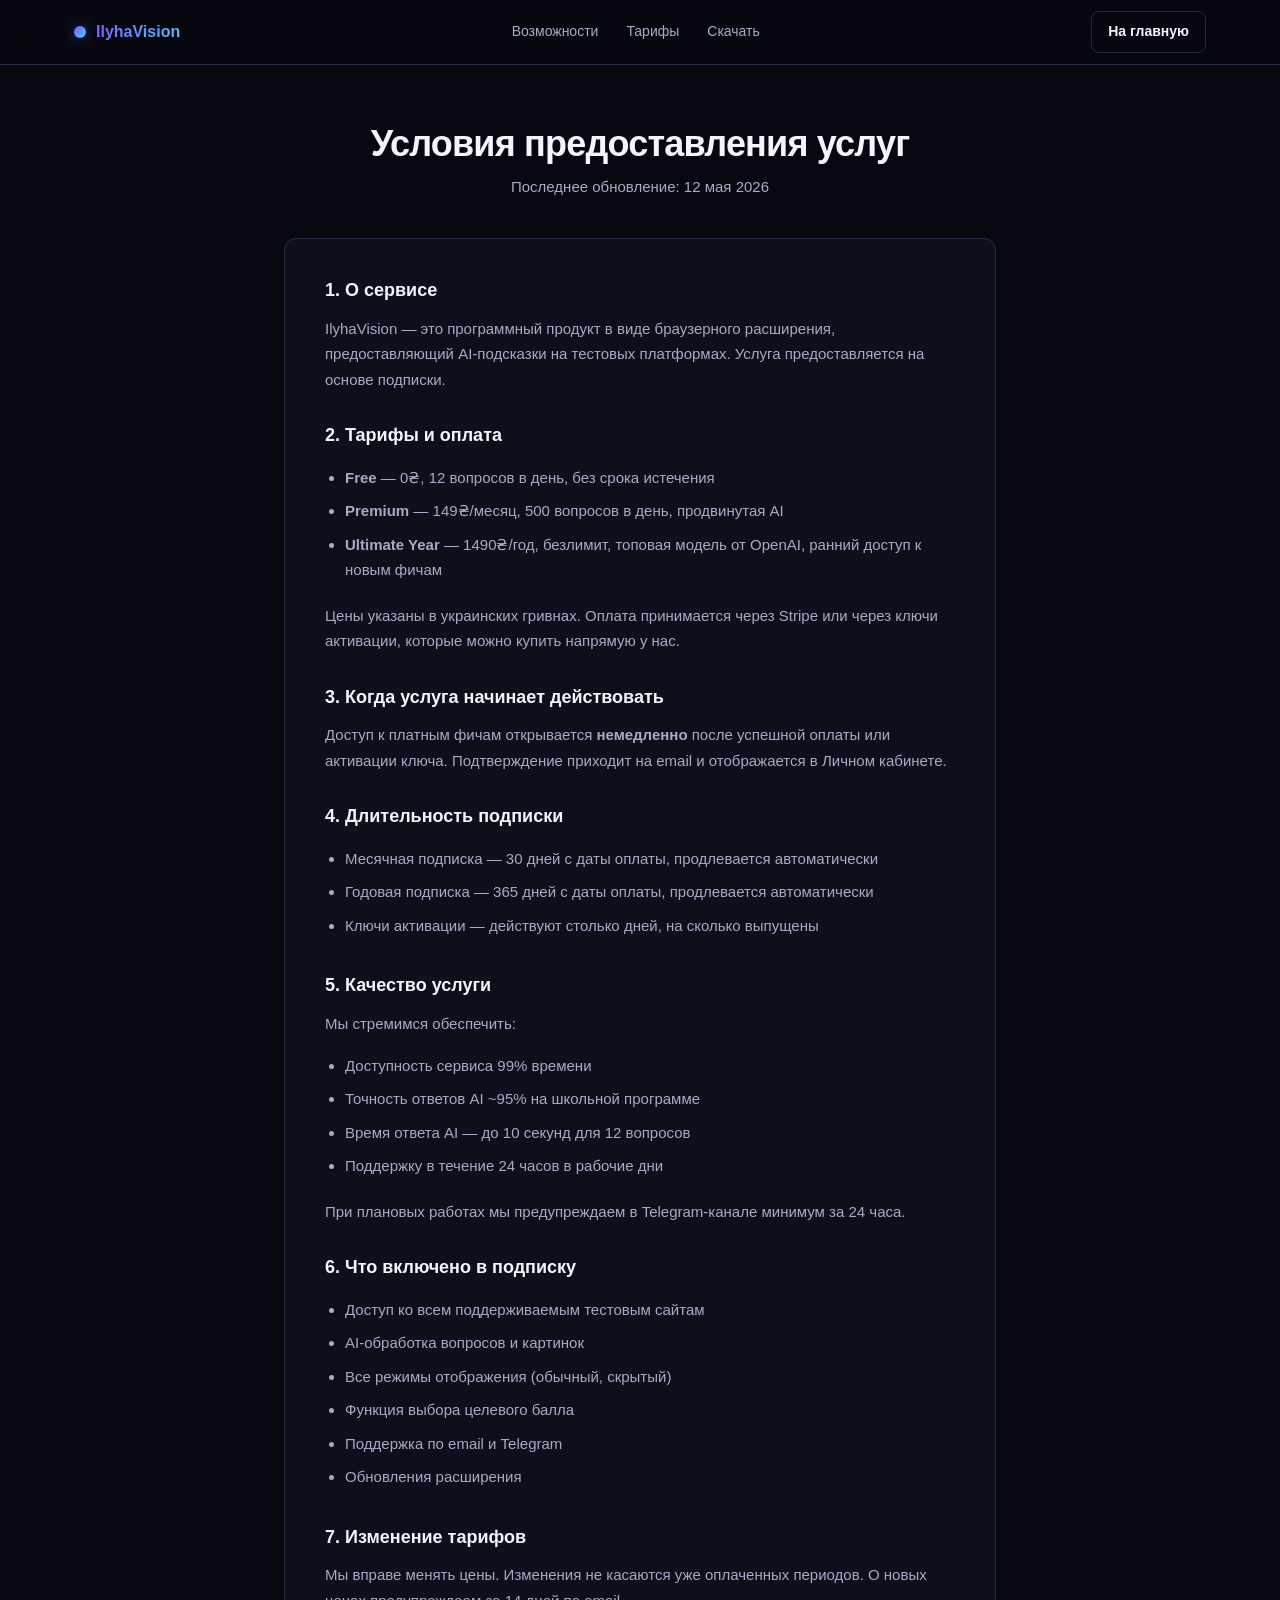
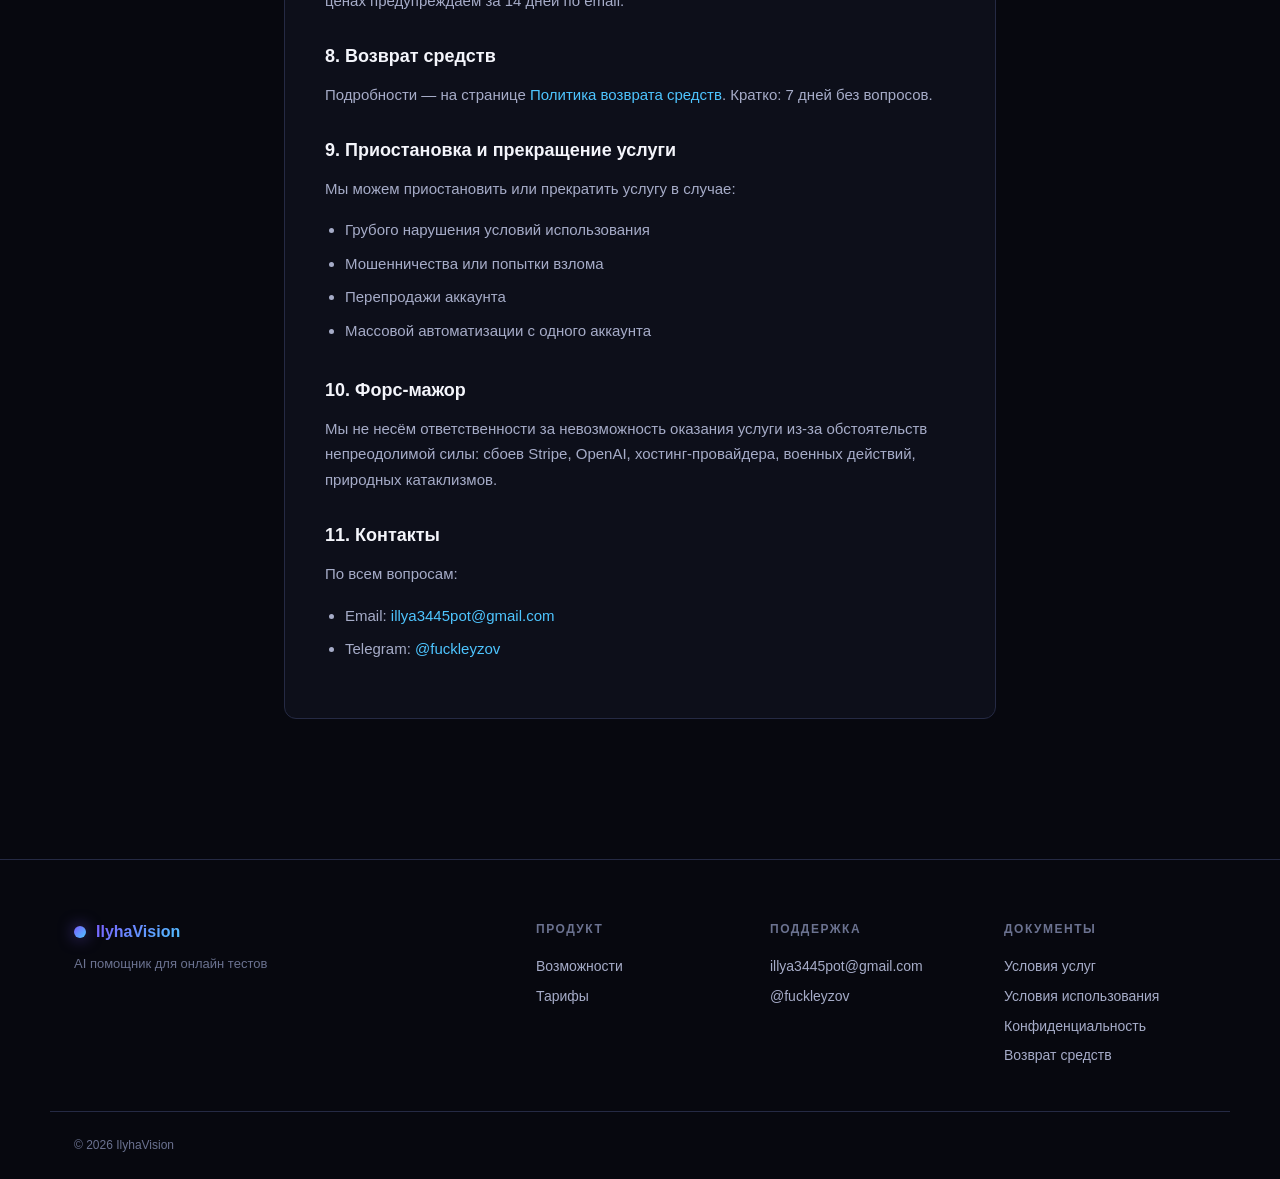
<file: services.html>
<!DOCTYPE html>
<html lang="ru">
<head>
<meta charset="UTF-8">
<meta name="viewport" content="width=device-width, initial-scale=1.0">
<title>Условия предоставления услуг — IlyhaVision</title>
<link rel="icon" type="image/svg+xml" href="favicon.svg">
<link rel="stylesheet" href="style.css">
</head>
<body>
<header class="nav">
  <div class="nav-inner container">
    <a href="index.html" class="brand">
      <span class="brand-dot"></span>
      <span class="brand-name">IlyhaVision</span>
    </a>
    <nav class="nav-links">
      <a href="index.html#features">Возможности</a>
      <a href="pricing.html">Тарифы</a>
      <a href="download.html">Скачать</a>
    </nav>
    <div class="nav-actions">
      <a href="index.html" class="btn btn-ghost">На главную</a>
    </div>
  </div>
</header>

<div class="page">
  <div class="container" style="max-width:760px">
    <h1 class="page-title">Условия предоставления услуг</h1>
    <p class="page-sub">Последнее обновление: 12 мая 2026</p>

    <div class="legal">
      <h2>1. О сервисе</h2>
      <p>IlyhaVision — это программный продукт в виде браузерного расширения, предоставляющий AI-подсказки на тестовых платформах. Услуга предоставляется на основе подписки.</p>

      <h2>2. Тарифы и оплата</h2>
      <ul>
        <li><b>Free</b> — 0₴, 12 вопросов в день, без срока истечения</li>
        <li><b>Premium</b> — 149₴/месяц, 500 вопросов в день, продвинутая AI</li>
        <li><b>Ultimate Year</b> — 1490₴/год, безлимит, топовая модель от OpenAI, ранний доступ к новым фичам</li>
      </ul>
      <p>Цены указаны в украинских гривнах. Оплата принимается через Stripe или через ключи активации, которые можно купить напрямую у нас.</p>

      <h2>3. Когда услуга начинает действовать</h2>
      <p>Доступ к платным фичам открывается <b>немедленно</b> после успешной оплаты или активации ключа. Подтверждение приходит на email и отображается в Личном кабинете.</p>

      <h2>4. Длительность подписки</h2>
      <ul>
        <li>Месячная подписка — 30 дней с даты оплаты, продлевается автоматически</li>
        <li>Годовая подписка — 365 дней с даты оплаты, продлевается автоматически</li>
        <li>Ключи активации — действуют столько дней, на сколько выпущены</li>
      </ul>

      <h2>5. Качество услуги</h2>
      <p>Мы стремимся обеспечить:</p>
      <ul>
        <li>Доступность сервиса 99% времени</li>
        <li>Точность ответов AI ~95% на школьной программе</li>
        <li>Время ответа AI — до 10 секунд для 12 вопросов</li>
        <li>Поддержку в течение 24 часов в рабочие дни</li>
      </ul>
      <p>При плановых работах мы предупреждаем в Telegram-канале минимум за 24 часа.</p>

      <h2>6. Что включено в подписку</h2>
      <ul>
        <li>Доступ ко всем поддерживаемым тестовым сайтам</li>
        <li>AI-обработка вопросов и картинок</li>
        <li>Все режимы отображения (обычный, скрытый)</li>
        <li>Функция выбора целевого балла</li>
        <li>Поддержка по email и Telegram</li>
        <li>Обновления расширения</li>
      </ul>

      <h2>7. Изменение тарифов</h2>
      <p>Мы вправе менять цены. Изменения не касаются уже оплаченных периодов. О новых ценах предупреждаем за 14 дней по email.</p>

      <h2>8. Возврат средств</h2>
      <p>Подробности — на странице <a href="refund.html">Политика возврата средств</a>. Кратко: 7 дней без вопросов.</p>

      <h2>9. Приостановка и прекращение услуги</h2>
      <p>Мы можем приостановить или прекратить услугу в случае:</p>
      <ul>
        <li>Грубого нарушения условий использования</li>
        <li>Мошенничества или попытки взлома</li>
        <li>Перепродажи аккаунта</li>
        <li>Массовой автоматизации с одного аккаунта</li>
      </ul>

      <h2>10. Форс-мажор</h2>
      <p>Мы не несём ответственности за невозможность оказания услуги из-за обстоятельств непреодолимой силы: сбоев Stripe, OpenAI, хостинг-провайдера, военных действий, природных катаклизмов.</p>

      <h2>11. Контакты</h2>
      <p>По всем вопросам:</p>
      <ul>
        <li>Email: <a href="mailto:illya3445pot@gmail.com?subject=IlyhaVision%20поддержка&body=Здравствуйте!%20У%20меня%20вопрос%20по%20IlyhaVision%3A%20">illya3445pot@gmail.com</a></li>
        <li>Telegram: <a href="https://t.me/fuckleyzov" target="_blank">@fuckleyzov</a></li>
      </ul>
    </div>
  </div>
</div>

<footer class="footer">
  <div class="container footer-inner">
    <div class="footer-brand">
      <div class="brand">
        <span class="brand-dot"></span>
        <span class="brand-name">IlyhaVision</span>
      </div>
      <p class="footer-tag">AI помощник для онлайн тестов</p>
    </div>
    <div class="footer-cols">
      <div class="footer-col">
        <h4>Продукт</h4>
        <a href="index.html#features">Возможности</a>
        <a href="pricing.html">Тарифы</a>
      </div>
      <div class="footer-col">
        <h4>Поддержка</h4>
        <a href="mailto:illya3445pot@gmail.com?subject=IlyhaVision%20поддержка&body=Здравствуйте!%20У%20меня%20вопрос%20по%20IlyhaVision%3A%20">illya3445pot@gmail.com</a>
        <a href="https://t.me/fuckleyzov" target="_blank">@fuckleyzov</a>
      </div>
      <div class="footer-col">
        <h4>Документы</h4>
        <a href="services.html">Условия услуг</a>
        <a href="terms.html">Условия использования</a>
        <a href="privacy.html">Конфиденциальность</a>
        <a href="refund.html">Возврат средств</a>
      </div>
    </div>
  </div>
  <div class="footer-bottom container">
    <span>© 2026 IlyhaVision</span>
  </div>
</footer>

<script src="main.js"></script>
</body>
</html>
</file>
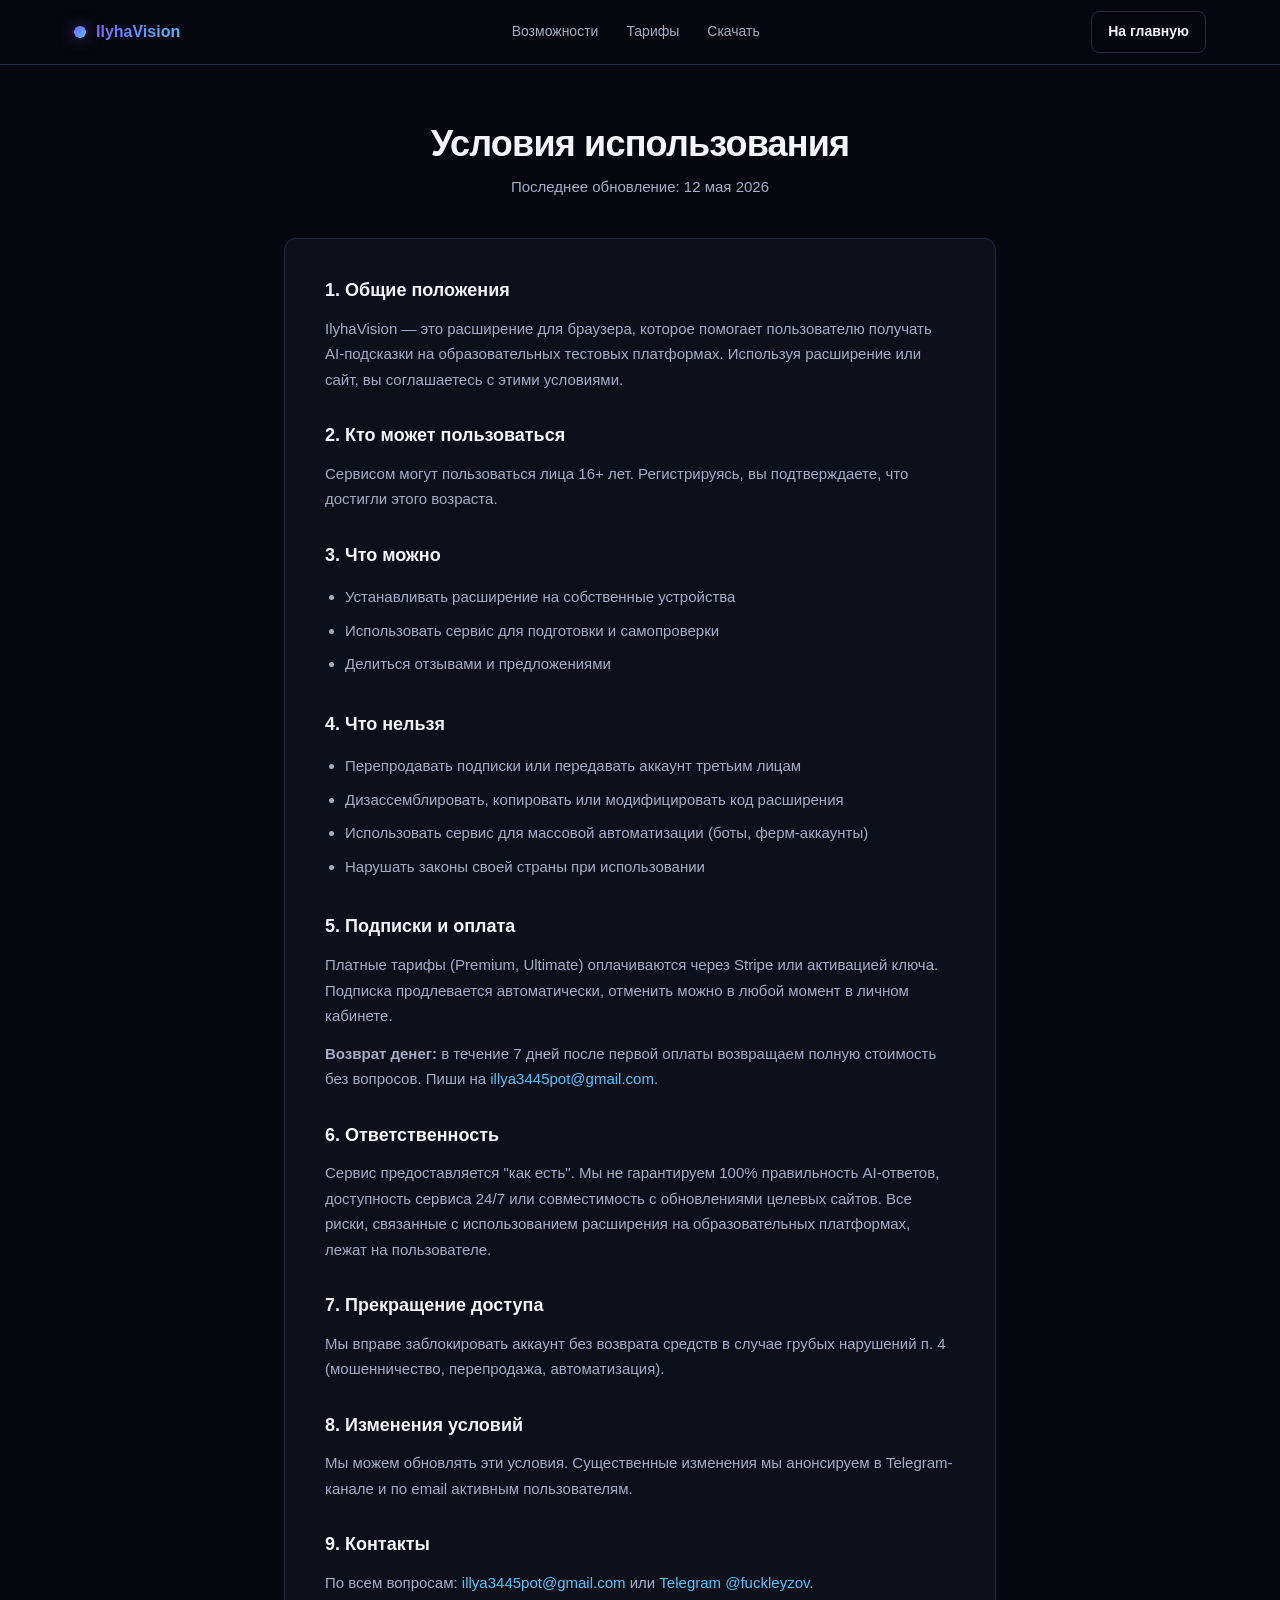
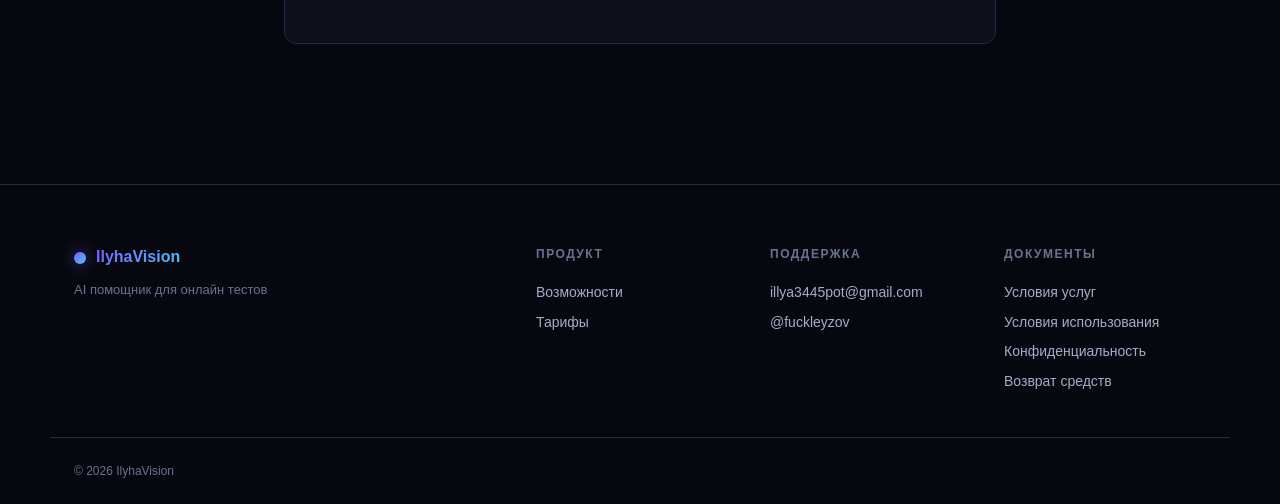
<file: terms.html>
<!DOCTYPE html>
<html lang="ru">
<head>
<meta charset="UTF-8">
<meta name="viewport" content="width=device-width, initial-scale=1.0">
<title>Условия использования — IlyhaVision</title>
<link rel="icon" type="image/svg+xml" href="favicon.svg">
<link rel="stylesheet" href="style.css">
</head>
<body>
<header class="nav">
  <div class="nav-inner container">
    <a href="index.html" class="brand">
      <span class="brand-dot"></span>
      <span class="brand-name">IlyhaVision</span>
    </a>
    <nav class="nav-links">
      <a href="index.html#features">Возможности</a>
      <a href="pricing.html">Тарифы</a>
      <a href="download.html">Скачать</a>
    </nav>
    <div class="nav-actions">
      <a href="index.html" class="btn btn-ghost">На главную</a>
    </div>
  </div>
</header>

<div class="page">
  <div class="container" style="max-width:760px">
    <h1 class="page-title">Условия использования</h1>
    <p class="page-sub">Последнее обновление: 12 мая 2026</p>

    <div class="legal">
      <h2>1. Общие положения</h2>
      <p>IlyhaVision — это расширение для браузера, которое помогает пользователю получать AI-подсказки на образовательных тестовых платформах. Используя расширение или сайт, вы соглашаетесь с этими условиями.</p>

      <h2>2. Кто может пользоваться</h2>
      <p>Сервисом могут пользоваться лица 16+ лет. Регистрируясь, вы подтверждаете, что достигли этого возраста.</p>

      <h2>3. Что можно</h2>
      <ul>
        <li>Устанавливать расширение на собственные устройства</li>
        <li>Использовать сервис для подготовки и самопроверки</li>
        <li>Делиться отзывами и предложениями</li>
      </ul>

      <h2>4. Что нельзя</h2>
      <ul>
        <li>Перепродавать подписки или передавать аккаунт третьим лицам</li>
        <li>Дизассемблировать, копировать или модифицировать код расширения</li>
        <li>Использовать сервис для массовой автоматизации (боты, ферм-аккаунты)</li>
        <li>Нарушать законы своей страны при использовании</li>
      </ul>

      <h2>5. Подписки и оплата</h2>
      <p>Платные тарифы (Premium, Ultimate) оплачиваются через Stripe или активацией ключа. Подписка продлевается автоматически, отменить можно в любой момент в личном кабинете.</p>
      <p><b>Возврат денег:</b> в течение 7 дней после первой оплаты возвращаем полную стоимость без вопросов. Пиши на <a href="mailto:illya3445pot@gmail.com?subject=IlyhaVision%20-%20возврат&body=Здравствуйте!%20Прошу%20вернуть%20деньги%20за%20подписку%3A%20">illya3445pot@gmail.com</a>.</p>

      <h2>6. Ответственность</h2>
      <p>Сервис предоставляется "как есть". Мы не гарантируем 100% правильность AI-ответов, доступность сервиса 24/7 или совместимость с обновлениями целевых сайтов. Все риски, связанные с использованием расширения на образовательных платформах, лежат на пользователе.</p>

      <h2>7. Прекращение доступа</h2>
      <p>Мы вправе заблокировать аккаунт без возврата средств в случае грубых нарушений п. 4 (мошенничество, перепродажа, автоматизация).</p>

      <h2>8. Изменения условий</h2>
      <p>Мы можем обновлять эти условия. Существенные изменения мы анонсируем в Telegram-канале и по email активным пользователям.</p>

      <h2>9. Контакты</h2>
      <p>По всем вопросам: <a href="mailto:illya3445pot@gmail.com?subject=IlyhaVision%20поддержка&body=Здравствуйте!%20У%20меня%20вопрос%20по%20IlyhaVision%3A%20">illya3445pot@gmail.com</a> или <a href="https://t.me/fuckleyzov" target="_blank">Telegram @fuckleyzov</a>.</p>
    </div>
  </div>
</div>

<footer class="footer">
  <div class="container footer-inner">
    <div class="footer-brand">
      <div class="brand">
        <span class="brand-dot"></span>
        <span class="brand-name">IlyhaVision</span>
      </div>
      <p class="footer-tag">AI помощник для онлайн тестов</p>
    </div>
    <div class="footer-cols">
      <div class="footer-col">
        <h4>Продукт</h4>
        <a href="index.html#features">Возможности</a>
        <a href="pricing.html">Тарифы</a>
      </div>
      <div class="footer-col">
        <h4>Поддержка</h4>
        <a href="mailto:illya3445pot@gmail.com?subject=IlyhaVision%20поддержка&body=Здравствуйте!%20У%20меня%20вопрос%20по%20IlyhaVision%3A%20">illya3445pot@gmail.com</a>
        <a href="https://t.me/fuckleyzov" target="_blank">@fuckleyzov</a>
      </div>
      <div class="footer-col">
        <h4>Документы</h4>
        <a href="services.html">Условия услуг</a>
        <a href="terms.html">Условия использования</a>
        <a href="privacy.html">Конфиденциальность</a>
        <a href="refund.html">Возврат средств</a>
      </div>
    </div>
  </div>
  <div class="footer-bottom container">
    <span>© 2026 IlyhaVision</span>
  </div>
</footer>

<script src="main.js"></script>
</body>
</html>
</file>
<file: style.css>
* { box-sizing: border-box; margin: 0; padding: 0; }

:root {
  --bg-0: #07080f;
  --bg-1: #0d0f1a;
  --bg-2: #141727;
  --bg-3: #1d2138;
  --border: #252a44;
  --text-0: #f4f5fb;
  --text-1: #a6acc8;
  --text-2: #6b7290;
  --accent: #7c5cff;
  --accent-2: #4ec5ff;
  --grad: linear-gradient(135deg, #7c5cff 0%, #4ec5ff 100%);
  --success: #2dd17c;
  --danger: #ff5c7a;
  --radius: 12px;
  --radius-sm: 8px;
  --max: 1180px;
}

html, body {
  background: var(--bg-0);
  color: var(--text-0);
  font-family: -apple-system, BlinkMacSystemFont, "Segoe UI", Inter, Roboto, sans-serif;
  font-size: 15px;
  line-height: 1.55;
  -webkit-font-smoothing: antialiased;
  overflow-x: hidden;
}

body::before {
  content: "";
  position: fixed;
  inset: 0;
  background:
    radial-gradient(circle at 20% 10%, rgba(124, 92, 255, 0.18), transparent 45%),
    radial-gradient(circle at 80% 30%, rgba(78, 197, 255, 0.12), transparent 50%),
    radial-gradient(circle at 50% 90%, rgba(124, 92, 255, 0.08), transparent 55%);
  z-index: -1;
  pointer-events: none;
}

a { color: inherit; text-decoration: none; }

.container {
  max-width: var(--max);
  margin: 0 auto;
  padding: 0 24px;
}

.nav {
  position: sticky;
  top: 0;
  z-index: 100;
  backdrop-filter: blur(18px);
  -webkit-backdrop-filter: blur(18px);
  background: rgba(7, 8, 15, 0.72);
  border-bottom: 1px solid var(--border);
}

.nav-inner {
  display: flex;
  align-items: center;
  justify-content: space-between;
  height: 64px;
}

.brand {
  display: flex;
  align-items: center;
  gap: 10px;
  font-weight: 800;
  font-size: 16px;
}

.brand-dot {
  width: 12px;
  height: 12px;
  border-radius: 50%;
  background: var(--grad);
  box-shadow: 0 0 16px rgba(124, 92, 255, 0.6);
  animation: pulse 2.5s ease-in-out infinite;
}

@keyframes pulse {
  0%, 100% { opacity: 1; transform: scale(1); }
  50% { opacity: 0.6; transform: scale(0.85); }
}

.brand-name {
  background: var(--grad);
  -webkit-background-clip: text;
  background-clip: text;
  color: transparent;
}

.nav-links {
  display: flex;
  gap: 28px;
}

.nav-links a {
  color: var(--text-1);
  font-size: 14px;
  font-weight: 500;
  transition: color 0.2s;
}

.nav-links a:hover { color: var(--text-0); }

.nav-actions {
  display: flex;
  gap: 10px;
}

.btn {
  display: inline-flex;
  align-items: center;
  gap: 8px;
  padding: 9px 16px;
  border-radius: var(--radius-sm);
  font-size: 14px;
  font-weight: 600;
  cursor: pointer;
  border: none;
  font-family: inherit;
  transition: all 0.2s ease;
  white-space: nowrap;
}

.btn-primary {
  background: var(--grad);
  color: white;
  box-shadow: 0 6px 22px rgba(124, 92, 255, 0.4);
}

.btn-primary:hover {
  transform: translateY(-1px);
  box-shadow: 0 10px 32px rgba(124, 92, 255, 0.55);
}

.btn-ghost {
  background: transparent;
  color: var(--text-0);
  border: 1px solid var(--border);
}

.btn-ghost:hover {
  border-color: var(--accent);
  background: var(--bg-2);
}

.btn-lg {
  padding: 13px 22px;
  font-size: 15px;
}

.btn-block {
  width: 100%;
  justify-content: center;
}

.hero {
  padding: 80px 0 100px;
}

.hero-inner {
  display: grid;
  grid-template-columns: 1.05fr 1fr;
  gap: 60px;
  align-items: center;
}

.badge {
  display: inline-flex;
  align-items: center;
  gap: 8px;
  padding: 6px 12px;
  background: rgba(124, 92, 255, 0.1);
  border: 1px solid rgba(124, 92, 255, 0.3);
  border-radius: 20px;
  font-size: 12px;
  font-weight: 600;
  letter-spacing: 0.5px;
  margin-bottom: 24px;
}

.badge-dot {
  width: 6px;
  height: 6px;
  border-radius: 50%;
  background: var(--success);
  box-shadow: 0 0 8px var(--success);
}

h1 {
  font-size: 56px;
  line-height: 1.05;
  font-weight: 800;
  letter-spacing: -1.5px;
  margin-bottom: 20px;
}

.gradient {
  background: var(--grad);
  -webkit-background-clip: text;
  background-clip: text;
  color: transparent;
}

.lead {
  font-size: 18px;
  color: var(--text-1);
  margin-bottom: 32px;
  max-width: 500px;
}

.hero-cta {
  display: flex;
  gap: 12px;
  margin-bottom: 48px;
}

.hero-meta {
  display: flex;
  gap: 36px;
}

.meta-item {
  display: flex;
  flex-direction: column;
}

.meta-item b {
  font-size: 28px;
  font-weight: 800;
  background: var(--grad);
  -webkit-background-clip: text;
  background-clip: text;
  color: transparent;
}

.meta-item span {
  font-size: 12px;
  color: var(--text-2);
  text-transform: uppercase;
  letter-spacing: 1px;
}

.hero-visual {
  position: relative;
}

.mock-window {
  background: var(--bg-1);
  border: 1px solid var(--border);
  border-radius: var(--radius);
  overflow: hidden;
  box-shadow: 0 30px 80px rgba(0, 0, 0, 0.5), 0 0 0 1px rgba(255, 255, 255, 0.03);
  transform: perspective(1000px) rotateY(-4deg) rotateX(2deg);
  transition: transform 0.4s ease;
  position: relative;
}

.mock-window:hover {
  transform: perspective(1000px) rotateY(-2deg) rotateX(1deg) translateY(-4px);
}

.mock-header {
  display: flex;
  align-items: center;
  gap: 6px;
  padding: 10px 14px;
  background: var(--bg-2);
  border-bottom: 1px solid var(--border);
}

.mock-dot {
  width: 10px;
  height: 10px;
  border-radius: 50%;
}

.mock-dot.r { background: #ff5c5c; }
.mock-dot.y { background: #ffbd44; }
.mock-dot.g { background: #2dd17c; }

.mock-url {
  margin-left: 12px;
  font-size: 11px;
  color: var(--text-2);
  font-family: monospace;
}

.mock-body {
  padding: 20px;
  display: flex;
  flex-direction: column;
  gap: 8px;
}

.mock-q {
  font-weight: 600;
  font-size: 14px;
  margin: 8px 0 4px;
}

.mock-q:first-child { margin-top: 0; }

.mock-opt {
  padding: 10px 12px;
  background: var(--bg-2);
  border: 1px solid var(--border);
  border-radius: 6px;
  font-size: 13px;
  color: var(--text-1);
  display: flex;
  align-items: center;
  justify-content: space-between;
  position: relative;
}

.mock-opt.correct {
  background: rgba(45, 209, 124, 0.08);
  border-color: rgba(45, 209, 124, 0.5);
  color: var(--text-0);
}

.mock-opt.wrong {
  background: rgba(255, 92, 122, 0.08);
  border-color: rgba(255, 92, 122, 0.5);
  color: var(--text-0);
}

.mock-check {
  width: 20px;
  height: 20px;
  border-radius: 50%;
  display: inline-flex;
  align-items: center;
  justify-content: center;
  font-weight: 800;
  font-size: 11px;
  color: white;
}

.mock-opt.correct .mock-check { background: var(--success); }
.mock-opt.wrong .mock-check { background: var(--danger); }

.mock-hud {
  position: absolute;
  bottom: 16px;
  right: 16px;
  background: rgba(7, 8, 15, 0.94);
  border: 1px solid rgba(124, 92, 255, 0.4);
  border-radius: 8px;
  padding: 10px 12px;
  min-width: 130px;
  backdrop-filter: blur(8px);
}

.mock-hud-row {
  display: flex;
  justify-content: space-between;
  font-size: 11px;
  color: var(--text-1);
}

.mock-hud-row + .mock-hud-row { margin-top: 4px; }
.mock-hud-row b { color: var(--text-0); }

.section-title {
  font-size: 36px;
  font-weight: 800;
  text-align: center;
  margin-bottom: 48px;
  letter-spacing: -0.8px;
}

.features {
  padding: 80px 0;
}

.feature-grid {
  display: grid;
  grid-template-columns: repeat(3, 1fr);
  gap: 18px;
}

.feature {
  padding: 28px;
  background: var(--bg-1);
  border: 1px solid var(--border);
  border-radius: var(--radius);
  transition: all 0.25s ease;
}

.feature:hover {
  transform: translateY(-3px);
  border-color: rgba(124, 92, 255, 0.5);
  background: var(--bg-2);
}

.feature-icon {
  font-size: 32px;
  margin-bottom: 14px;
}

.feature h3 {
  font-size: 18px;
  margin-bottom: 8px;
}

.feature p {
  color: var(--text-1);
  font-size: 14px;
}

.how {
  padding: 80px 0;
}

.steps {
  display: grid;
  grid-template-columns: repeat(4, 1fr);
  gap: 18px;
}

.step {
  padding: 24px;
  background: var(--bg-1);
  border: 1px solid var(--border);
  border-radius: var(--radius);
  position: relative;
}

.step-num {
  width: 36px;
  height: 36px;
  border-radius: 50%;
  background: var(--grad);
  color: white;
  display: flex;
  align-items: center;
  justify-content: center;
  font-weight: 800;
  margin-bottom: 14px;
  box-shadow: 0 6px 18px rgba(124, 92, 255, 0.4);
}

.step h3 {
  font-size: 16px;
  margin-bottom: 6px;
}

.step p {
  color: var(--text-1);
  font-size: 13px;
}

.cta {
  padding: 80px 0;
}

.cta-inner {
  text-align: center;
  padding: 60px 40px;
  background: linear-gradient(135deg, rgba(124, 92, 255, 0.12), rgba(78, 197, 255, 0.06));
  border: 1px solid rgba(124, 92, 255, 0.3);
  border-radius: 24px;
}

.cta h2 {
  font-size: 36px;
  margin-bottom: 12px;
  letter-spacing: -0.5px;
}

.cta p {
  color: var(--text-1);
  margin-bottom: 28px;
  font-size: 16px;
}

.cta-actions {
  display: inline-flex;
  gap: 12px;
}

.footer {
  padding: 60px 0 24px;
  border-top: 1px solid var(--border);
  margin-top: 60px;
}

.footer-inner {
  display: grid;
  grid-template-columns: 1.2fr 2fr;
  gap: 60px;
  margin-bottom: 40px;
}

.footer-tag {
  color: var(--text-2);
  font-size: 13px;
  margin-top: 10px;
}

.footer-cols {
  display: grid;
  grid-template-columns: repeat(3, 1fr);
  gap: 32px;
}

.footer-col h4 {
  font-size: 12px;
  text-transform: uppercase;
  letter-spacing: 1.5px;
  color: var(--text-2);
  margin-bottom: 14px;
}

.footer-col a {
  display: block;
  color: var(--text-1);
  font-size: 14px;
  padding: 4px 0;
  transition: color 0.2s;
}

.footer-col a:hover { color: var(--accent-2); }

.footer-bottom {
  display: flex;
  justify-content: space-between;
  padding-top: 24px;
  border-top: 1px solid var(--border);
  font-size: 12px;
  color: var(--text-2);
}

.muted { opacity: 0.7; }

.page {
  padding: 60px 0 80px;
  min-height: calc(100vh - 64px);
}

.page-narrow {
  max-width: 460px;
  margin: 0 auto;
}

.page-title {
  font-size: 36px;
  font-weight: 800;
  text-align: center;
  margin-bottom: 12px;
  letter-spacing: -0.8px;
}

.page-sub {
  text-align: center;
  color: var(--text-1);
  margin-bottom: 40px;
}

.card {
  background: var(--bg-1);
  border: 1px solid var(--border);
  border-radius: var(--radius);
  padding: 32px;
}

.field {
  margin-bottom: 16px;
}

.field label {
  display: block;
  font-size: 12px;
  font-weight: 600;
  color: var(--text-1);
  margin-bottom: 6px;
  text-transform: uppercase;
  letter-spacing: 0.8px;
}

.input {
  width: 100%;
  padding: 12px 14px;
  background: var(--bg-2);
  border: 1px solid var(--border);
  border-radius: var(--radius-sm);
  color: var(--text-0);
  font-size: 14px;
  font-family: inherit;
  outline: none;
  transition: all 0.2s;
}

.input:focus {
  border-color: var(--accent);
  box-shadow: 0 0 0 3px rgba(124, 92, 255, 0.15);
}

.form-tabs {
  display: flex;
  gap: 4px;
  background: var(--bg-2);
  padding: 4px;
  border-radius: var(--radius-sm);
  border: 1px solid var(--border);
  margin-bottom: 24px;
}

.form-tabs button {
  flex: 1;
  padding: 9px;
  background: transparent;
  border: none;
  color: var(--text-1);
  font-weight: 600;
  cursor: pointer;
  border-radius: 6px;
  font-family: inherit;
  transition: all 0.2s;
}

.form-tabs button.active {
  background: var(--bg-3);
  color: var(--text-0);
}

.form-err {
  min-height: 18px;
  color: var(--danger);
  font-size: 12px;
  margin: 4px 0 12px;
}

.pricing-grid {
  display: grid;
  grid-template-columns: repeat(3, 1fr);
  gap: 20px;
  margin-top: 40px;
}

.plan {
  padding: 32px;
  background: var(--bg-1);
  border: 1px solid var(--border);
  border-radius: var(--radius);
  display: flex;
  flex-direction: column;
  position: relative;
}

.plan-pro {
  border-color: var(--accent);
  background: linear-gradient(180deg, rgba(124, 92, 255, 0.08), transparent 60%), var(--bg-1);
}

.plan-pro::before {
  content: "Популярный";
  position: absolute;
  top: -12px;
  left: 50%;
  transform: translateX(-50%);
  padding: 4px 12px;
  background: var(--grad);
  border-radius: 20px;
  font-size: 11px;
  font-weight: 800;
  letter-spacing: 1px;
  color: white;
}

.plan h3 {
  font-size: 14px;
  text-transform: uppercase;
  letter-spacing: 2px;
  color: var(--text-2);
  margin-bottom: 12px;
}

.plan-price {
  font-size: 40px;
  font-weight: 800;
  letter-spacing: -1px;
}

.plan-price small {
  font-size: 14px;
  color: var(--text-2);
  font-weight: 500;
}

.plan-desc {
  color: var(--text-1);
  font-size: 14px;
  margin: 12px 0 24px;
}

.plan-list {
  list-style: none;
  margin-bottom: 28px;
  flex: 1;
}

.plan-list li {
  padding: 8px 0;
  color: var(--text-1);
  font-size: 14px;
  display: flex;
  align-items: center;
  gap: 10px;
}

.plan-list li::before {
  content: "✓";
  color: var(--success);
  font-weight: 800;
}

.plan-list li.off {
  color: var(--text-2);
  opacity: 0.5;
}

.plan-list li.off::before {
  content: "—";
  color: var(--text-2);
}

.download-box {
  text-align: center;
  padding: 50px 30px;
  background: var(--bg-1);
  border: 1px solid var(--border);
  border-radius: var(--radius);
}

.download-box h3 {
  font-size: 22px;
  margin-bottom: 8px;
}

.download-box p {
  color: var(--text-1);
  margin-bottom: 24px;
}

.download-grid {
  display: grid;
  grid-template-columns: repeat(2, 1fr);
  gap: 16px;
  margin-top: 40px;
}

.dl-card {
  padding: 24px;
  background: var(--bg-1);
  border: 1px solid var(--border);
  border-radius: var(--radius);
  text-align: center;
  transition: all 0.2s;
}

.dl-card:hover {
  border-color: var(--accent);
  transform: translateY(-2px);
}

.dl-icon {
  font-size: 36px;
  margin-bottom: 12px;
}

.dl-card h4 {
  font-size: 16px;
  margin-bottom: 6px;
}

.dl-card p {
  color: var(--text-2);
  font-size: 12px;
  margin-bottom: 16px;
}

.dash-grid {
  display: grid;
  grid-template-columns: 1fr 2fr;
  gap: 24px;
  margin-top: 32px;
}

.dash-card {
  background: var(--bg-1);
  border: 1px solid var(--border);
  border-radius: var(--radius);
  padding: 24px;
}

.dash-card h3 {
  font-size: 14px;
  text-transform: uppercase;
  letter-spacing: 1.5px;
  color: var(--text-2);
  margin-bottom: 16px;
}

.dash-stat {
  font-size: 32px;
  font-weight: 800;
  background: var(--grad);
  -webkit-background-clip: text;
  background-clip: text;
  color: transparent;
}

.dash-stat-label {
  font-size: 13px;
  color: var(--text-2);
  margin-top: 4px;
}

.code-block {
  background: var(--bg-2);
  border: 1px solid var(--border);
  border-radius: var(--radius-sm);
  padding: 14px 16px;
  font-family: ui-monospace, SFMono-Regular, Menlo, monospace;
  font-size: 13px;
  color: var(--text-1);
  margin: 12px 0;
  white-space: pre-wrap;
  word-break: break-all;
}

.hero-trust {
  display: flex;
  align-items: center;
  gap: 12px;
  font-size: 13px;
  color: var(--text-1);
  flex-wrap: wrap;
}

.trust-stars {
  color: #ffbd44;
  font-size: 16px;
  letter-spacing: 2px;
}

.section-sub {
  text-align: center;
  color: var(--text-1);
  margin: -32px 0 40px;
  font-size: 16px;
}

.logos {
  padding: 30px 0 50px;
}

.logos-title {
  text-align: center;
  color: var(--text-2);
  text-transform: uppercase;
  letter-spacing: 2px;
  font-size: 11px;
  margin-bottom: 18px;
}

.logo-row {
  display: flex;
  flex-wrap: wrap;
  justify-content: center;
  gap: 12px;
}

.logo-chip {
  padding: 10px 18px;
  background: var(--bg-1);
  border: 1px solid var(--border);
  border-radius: 30px;
  font-weight: 600;
  font-size: 14px;
}

.logo-chip.soon {
  color: var(--text-2);
  opacity: 0.7;
}

.comparison {
  padding: 80px 0;
}

.compare-table {
  max-width: 880px;
  margin: 0 auto;
  background: var(--bg-1);
  border: 1px solid var(--border);
  border-radius: var(--radius);
  overflow: hidden;
}

.compare-row {
  display: grid;
  grid-template-columns: 1.5fr 1fr 1fr 1fr;
  padding: 16px 24px;
  border-bottom: 1px solid var(--border);
  align-items: center;
  font-size: 14px;
}

.compare-row:last-child {
  border-bottom: none;
}

.compare-head {
  background: var(--bg-2);
  font-weight: 700;
  font-size: 13px;
  text-transform: uppercase;
  letter-spacing: 0.5px;
  color: var(--text-2);
}

.compare-cell-us {
  background: linear-gradient(135deg, #7c5cff, #4ec5ff);
  -webkit-background-clip: text;
  background-clip: text;
  color: transparent;
  font-weight: 800;
  letter-spacing: 0.5px;
}

.compare-row > div:not(:first-child) {
  text-align: center;
}

.yes {
  color: var(--success);
  font-weight: 700;
  font-size: 18px;
}

.no {
  color: var(--text-2);
  font-size: 20px;
  opacity: 0.5;
}

.faq {
  padding: 80px 0;
}

.faq-grid {
  max-width: 760px;
  margin: 0 auto;
  display: flex;
  flex-direction: column;
  gap: 12px;
}

.faq-item {
  background: var(--bg-1);
  border: 1px solid var(--border);
  border-radius: var(--radius-sm);
  padding: 18px 22px;
  transition: all 0.2s ease;
}

.faq-item:hover {
  border-color: rgba(124, 92, 255, 0.4);
}

.faq-item[open] {
  background: var(--bg-2);
  border-color: rgba(124, 92, 255, 0.5);
}

.faq-item summary {
  font-weight: 600;
  font-size: 15px;
  cursor: pointer;
  list-style: none;
  display: flex;
  justify-content: space-between;
  align-items: center;
}

.faq-item summary::-webkit-details-marker {
  display: none;
}

.faq-item summary::after {
  content: "+";
  font-size: 22px;
  font-weight: 300;
  color: var(--text-2);
  transition: transform 0.2s;
}

.faq-item[open] summary::after {
  transform: rotate(45deg);
}

.faq-item p {
  margin-top: 12px;
  color: var(--text-1);
  font-size: 14px;
  line-height: 1.6;
}

.pricing-faq {
  max-width: 760px;
  margin: 60px auto 0;
}

.pricing-faq h2 {
  font-size: 24px;
  text-align: center;
  margin-bottom: 24px;
}

.pricing-faq .faq-item + .faq-item {
  margin-top: 10px;
}

.plan-ultimate {
  border-color: #ffbd44;
  background: linear-gradient(180deg, rgba(255, 189, 68, 0.08), transparent 60%), var(--bg-1);
  position: relative;
}

.plan-ultimate::before {
  content: "Топ";
  position: absolute;
  top: -12px;
  left: 50%;
  transform: translateX(-50%);
  padding: 4px 14px;
  background: linear-gradient(135deg, #ffbd44, #ff8a00);
  border-radius: 20px;
  font-size: 11px;
  font-weight: 800;
  letter-spacing: 1px;
  color: white;
}

.plan-pill {
  font-size: 9px;
  font-weight: 800;
  letter-spacing: 1px;
  padding: 3px 8px;
  border-radius: 20px;
  background: var(--bg-3);
  color: var(--text-1);
}

.plan-pill.ultimate {
  background: linear-gradient(135deg, #ffbd44, #ff8a00);
  color: white;
}

.plan-pill.premium {
  background: var(--grad);
  color: white;
}

.plan-badge {
  font-size: 9px;
  font-weight: 800;
  letter-spacing: 1.2px;
  padding: 3px 8px;
  border-radius: 20px;
  background: var(--bg-3);
  color: var(--text-1);
}

.plan-badge.premium {
  background: var(--grad);
  color: white;
}

.redeem-block {
  max-width: 600px;
  margin: 50px auto 0;
}

.redeem-card {
  text-align: center;
  padding: 28px;
  background: var(--bg-1);
  border: 1px dashed var(--border);
  border-radius: var(--radius);
}

.redeem-card h3 {
  font-size: 18px;
  margin-bottom: 6px;
}

.redeem-card p {
  color: var(--text-1);
  font-size: 14px;
  margin-bottom: 16px;
}

.legal {
  background: var(--bg-1);
  border: 1px solid var(--border);
  border-radius: var(--radius);
  padding: 36px 40px;
  line-height: 1.7;
}

.legal h2 {
  font-size: 18px;
  margin-top: 28px;
  margin-bottom: 10px;
  color: var(--text-0);
}

.legal h2:first-child {
  margin-top: 0;
}

.legal p {
  color: var(--text-1);
  margin-bottom: 12px;
}

.legal ul {
  margin: 10px 0 16px 20px;
  color: var(--text-1);
}

.legal li {
  padding: 4px 0;
}

.legal a {
  color: var(--accent-2);
  text-decoration: none;
}

.legal a:hover {
  text-decoration: underline;
}

.footer-socials {
  display: flex;
  gap: 10px;
  margin-top: 12px;
  flex-wrap: wrap;
}

.footer-socials a {
  color: var(--text-1);
  font-size: 13px;
  padding: 4px 12px;
  background: var(--bg-2);
  border: 1px solid var(--border);
  border-radius: 20px;
  transition: all 0.2s;
}

.footer-socials a:hover {
  border-color: var(--accent);
  color: var(--accent-2);
}

@media (max-width: 900px) {
  h1 { font-size: 38px; }
  .hero-inner { grid-template-columns: 1fr; gap: 40px; }
  .feature-grid { grid-template-columns: 1fr; }
  .steps { grid-template-columns: 1fr 1fr; }
  .pricing-grid { grid-template-columns: 1fr; }
  .footer-inner { grid-template-columns: 1fr; gap: 30px; }
  .footer-cols { grid-template-columns: 1fr 1fr; }
  .nav-links { display: none; }
  .download-grid { grid-template-columns: 1fr; }
  .dash-grid { grid-template-columns: 1fr; }
  .compare-row { grid-template-columns: 1.5fr 1fr 1fr 1fr; padding: 12px 14px; font-size: 12px; }
  .legal { padding: 24px 18px; }
}
</file>
